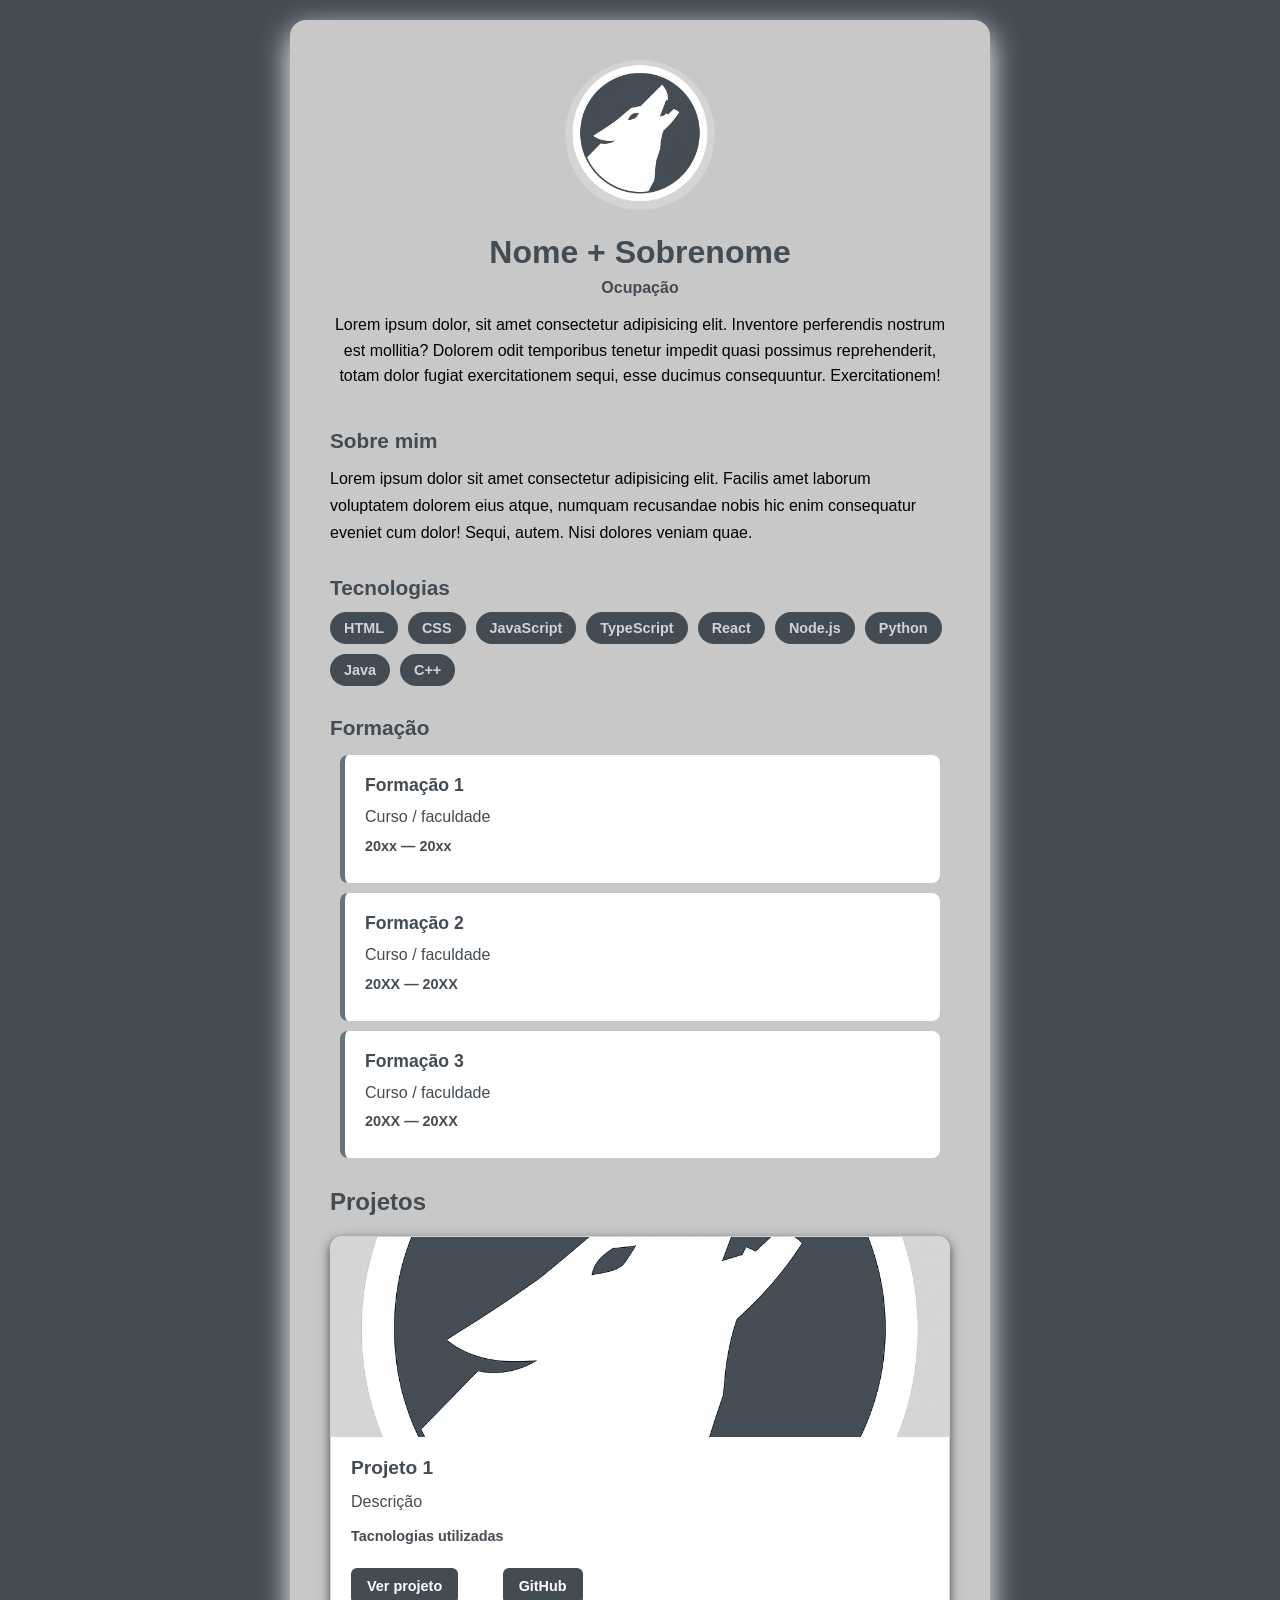
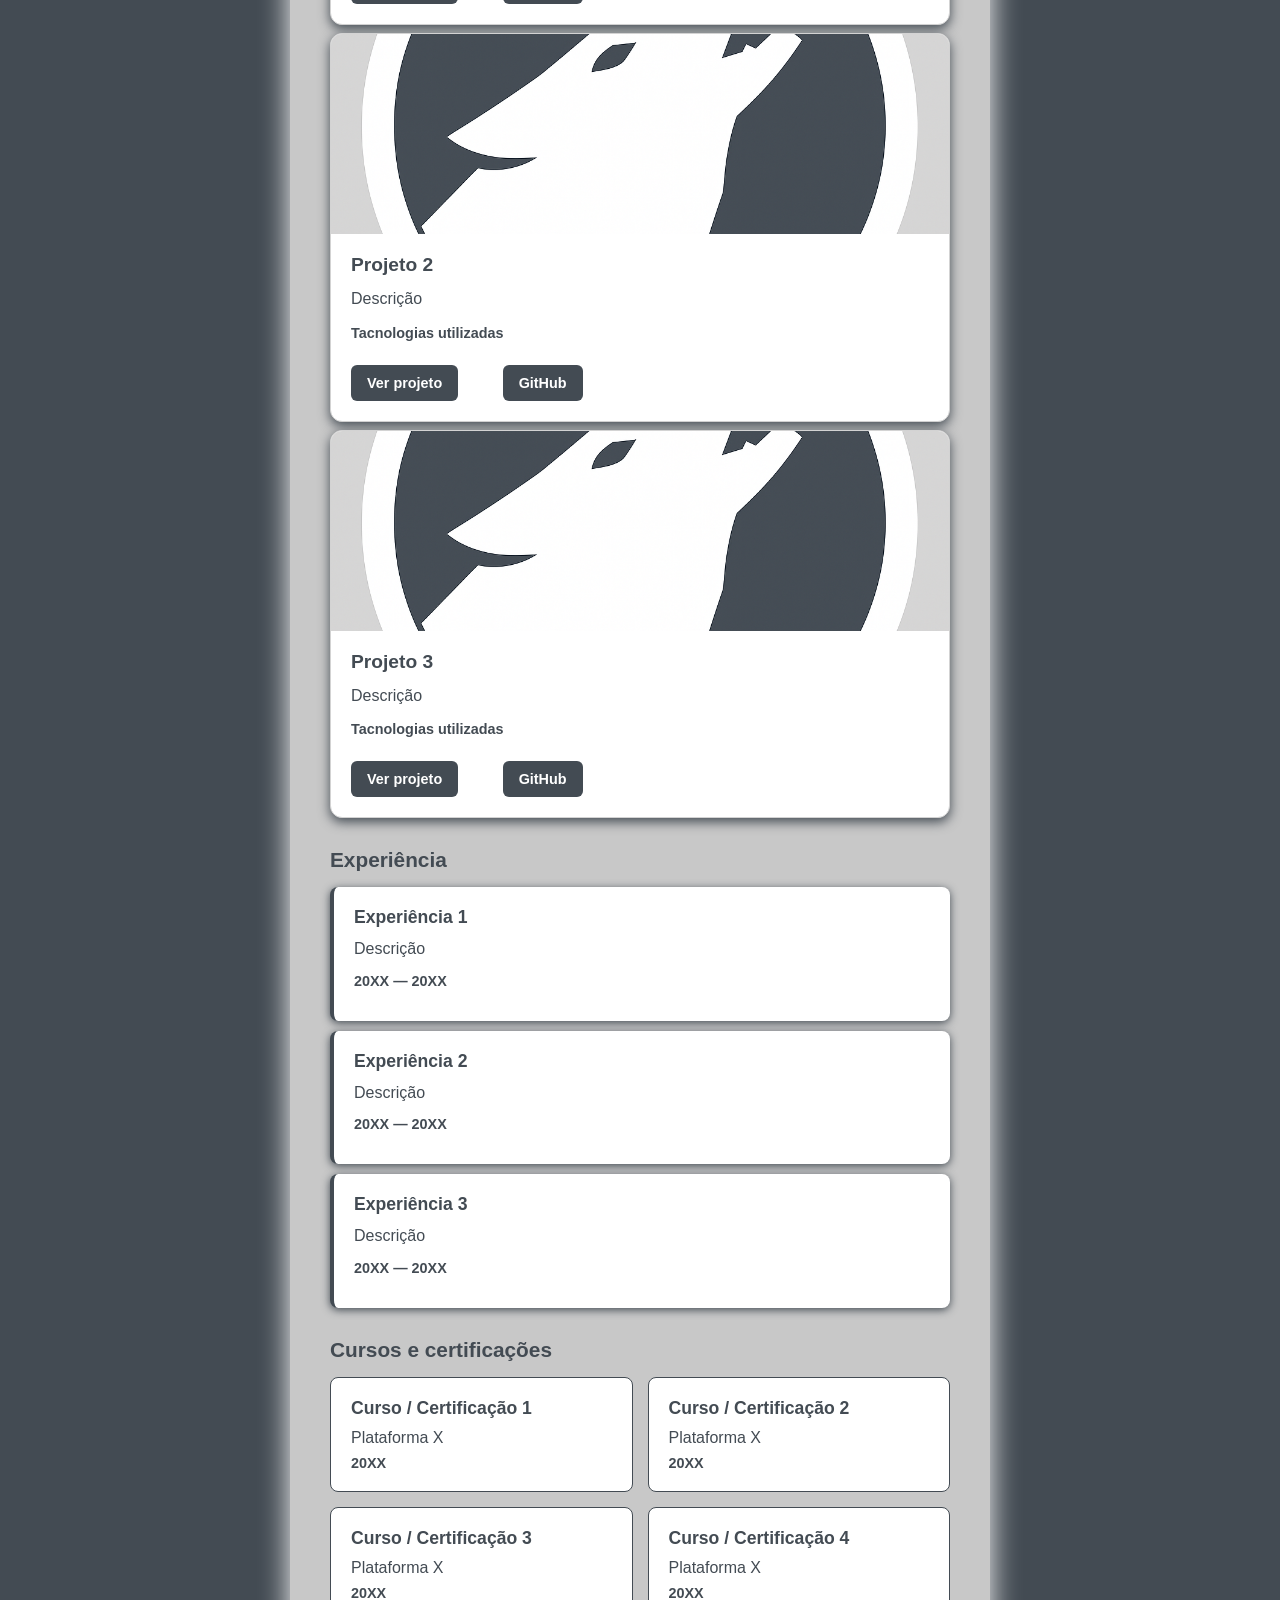
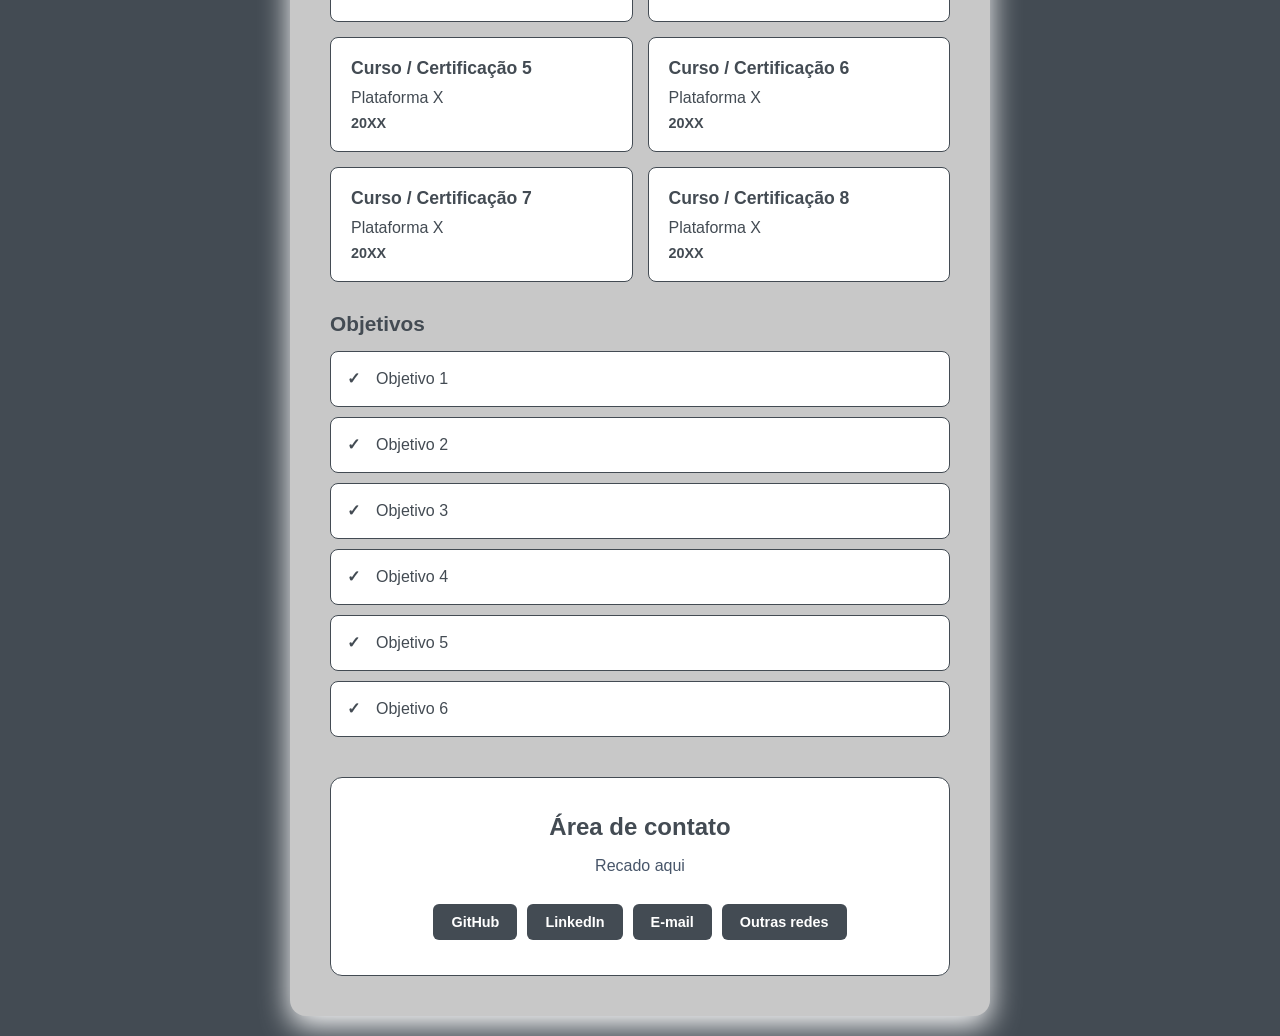
<file: html-css/projetos/perfil-pessoal/index.html>
<!DOCTYPE html>
<html lang="pt-BR">
<head>
    <meta charset="UTF-8">

    <!-- Faz a página se adaptar a celulares e tablets -->
    <meta name="viewport" content="width=device-width, initial-scale=1.0">

    <title>Meu Perfil</title>

    <!-- Conecta o arquivo CSS ao HTML -->
    <link rel="stylesheet" href="style.css">
</head>

<body>
    <main class="perfil">

        <!-- Cabeçalho do perfil -->
        <header class="cabecalho">
            <img class="foto" src="img/logo_bamc.png" alt="Foto de perfil">
            <h1>Nome + Sobrenome</h1>
            <p class="cargo">Ocupação</p>
            <p class="descricao">Lorem ipsum dolor, sit amet consectetur adipisicing elit. Inventore perferendis nostrum est mollitia? Dolorem odit temporibus tenetur impedit quasi possimus reprehenderit, totam dolor fugiat exercitationem sequi, esse ducimus consequuntur. Exercitationem!</p>
        </header>

        <!-- Seção sobre mim -->
        <section class="perfil-section">
            <h2>Sobre mim</h2>
            <p>Lorem ipsum dolor sit amet consectetur adipisicing elit. Facilis amet laborum voluptatem dolorem eius atque, numquam recusandae nobis hic enim consequatur eveniet cum dolor! Sequi, autem. Nisi dolores veniam quae.</p>
        </section>
        
        <!-- Tecnologias -->
        <section class="perfil-section">
            <h2>Tecnologias</h2>
            <ul class="tecnologias">
                <li>HTML</li>
                <li>CSS</li>
                <li>JavaScript</li>
                <li>TypeScript</li>
                <li>React</li>
                <li>Node.js</li>
                <li>Python</li>
                <li>Java</li>
                <li>C++</li>
            </ul>
        </section>

        <!-- Formação -->
        <section class="formacao">
            <h2>Formação</h2>
            <article class="formacao-item">
                <h3>Formação 1</h3>
                <p>Curso / faculdade </p>
                <p class="formacao-periodo">20xx — 20xx</p>
            </article>
            
            <article class="formacao-item">
                <h3>Formação 2</h3>
                <p>Curso / faculdade </p>
                <p class="formacao-periodo">20XX — 20XX</p>
            </article>

            <article class="formacao-item">
                <h3>Formação 3</h3>
                <p>Curso / faculdade </p>
                <p class="formacao-periodo">20XX — 20XX</p>
            </article>
        </section>

        <!-- Projetos -->
        <section class="projetos">
            <h2>Projetos</h2>
            <article class="projeto">
                <img src="img/logo_bamc.png" alt="">
                <h3>Projeto 1</h3>
                <p>Descrição</p>
                <p>Tacnologias utilizadas</p>
                <a href="#">Ver projeto</a>
                <a href="#">GitHub</a>
            </article>

            <article class="projeto">
                <img src="img/logo_bamc.png" alt="">
                <h3>Projeto 2</h3>
                <p>Descrição</p>
                <p>Tacnologias utilizadas</p>
                <a href="#">Ver projeto</a>
                <a href="#">GitHub</a>
            </article>

            <article class="projeto">
                <img src="img/logo_bamc.png" alt="">
                <h3>Projeto 3</h3>
                <p>Descrição</p>
                <p>Tacnologias utilizadas</p>
                <a href="#">Ver projeto</a>
                <a href="#">GitHub</a>
            </article>
        </section>

        <!-- Experiência -->
        <section class="experiencia">
            <h2>Experiência</h2>
            <article class="experiencia-item">
                <h3>Experiência 1</h3>
                <p>Descrição</p>
                <p class="experiencia-periodo">20XX — 20XX</p>
            </article>

            <article class="experiencia-item">
                <h3>Experiência 2</h3>
                <p>Descrição</p>
                <p class="experiencia-periodo">20XX — 20XX</p>
            </article>

            <article class="experiencia-item">
                <h3>Experiência 3</h3>
                <p>Descrição</p>
                <p class="experiencia-periodo">20XX — 20XX</p>
            </article>
        </section>

        <!-- Cursos e certificações -->
        <section class="cursos">
            <h2>Cursos e certificações</h2>
            <div class="cursos-lista">

                <article class="curso">
                    <h3>Curso / Certificação 1</h3>
                    <p class="curso-plataforma">Plataforma X</p>
                    <p class="curso__ano">20XX</p>
                </article>

                <article class="curso">
                    <h3>Curso / Certificação 2</h3>
                    <p class="curso-plataforma">Plataforma X</p>
                    <p class="curso__ano">20XX</p>
                </article>


                <article class="curso">
                    <h3>Curso / Certificação 3</h3>
                    <p class="curso-plataforma">Plataforma X</p>
                    <p class="curso__ano">20XX</p>
                </article>

                <article class="curso">
                    <h3>Curso / Certificação 4</h3>
                    <p class="curso-plataforma">Plataforma X</p>
                    <p class="curso__ano">20XX</p>
                </article>

                <article class="curso">
                    <h3>Curso / Certificação 5</h3>
                    <p class="curso-plataforma">Plataforma X</p>
                    <p class="curso__ano">20XX</p>
                </article>

                <article class="curso">
                    <h3>Curso / Certificação 6</h3>
                    <p class="curso-plataforma">Plataforma X</p>
                    <p class="curso__ano">20XX</p>
                </article>

                <article class="curso">
                    <h3>Curso / Certificação 7</h3>
                    <p class="curso-plataforma">Plataforma X</p>
                    <p class="curso__ano">20XX</p>
                </article>

                <article class="curso">
                    <h3>Curso / Certificação 8</h3>
                    <p class="curso-plataforma">Plataforma X</p>
                    <p class="curso__ano">20XX</p>
                </article>
            </div>
        </section>

        <!--Objetivos-->
        <section class="objetivos">
            <h2>Objetivos</h2>
            <ul class="objetivos-lista">
                <li>Objetivo 1</li>
                <li>Objetivo 2</li>
                <li>Objetivo 3</li>
                <li>Objetivo 4</li>
                <li>Objetivo 5</li>
                <li>Objetivo 6</li>
            </ul>
        </section>

        <!--Contatos-->
        <section class="contato">
            <h2>Área de contato</h2>
            <p class="contato-descricao">Recado aqui</p>
            <nav class="contato-links" aria-label="Redes sociais e contato">
                <a href="#" target="_blank" rel="noopener noreferrer">GitHub</a>

                <a href="#" target="_blank" rel="noopener noreferrer">LinkedIn</a>

                <a href="mailto:seuemail@email.com">E-mail</a>

                <a href="#" target="_blank" rel="noopener noreferrer">Outras redes</a>
            </nav>
        </section>
    </main>

</body>
</html>
</file>
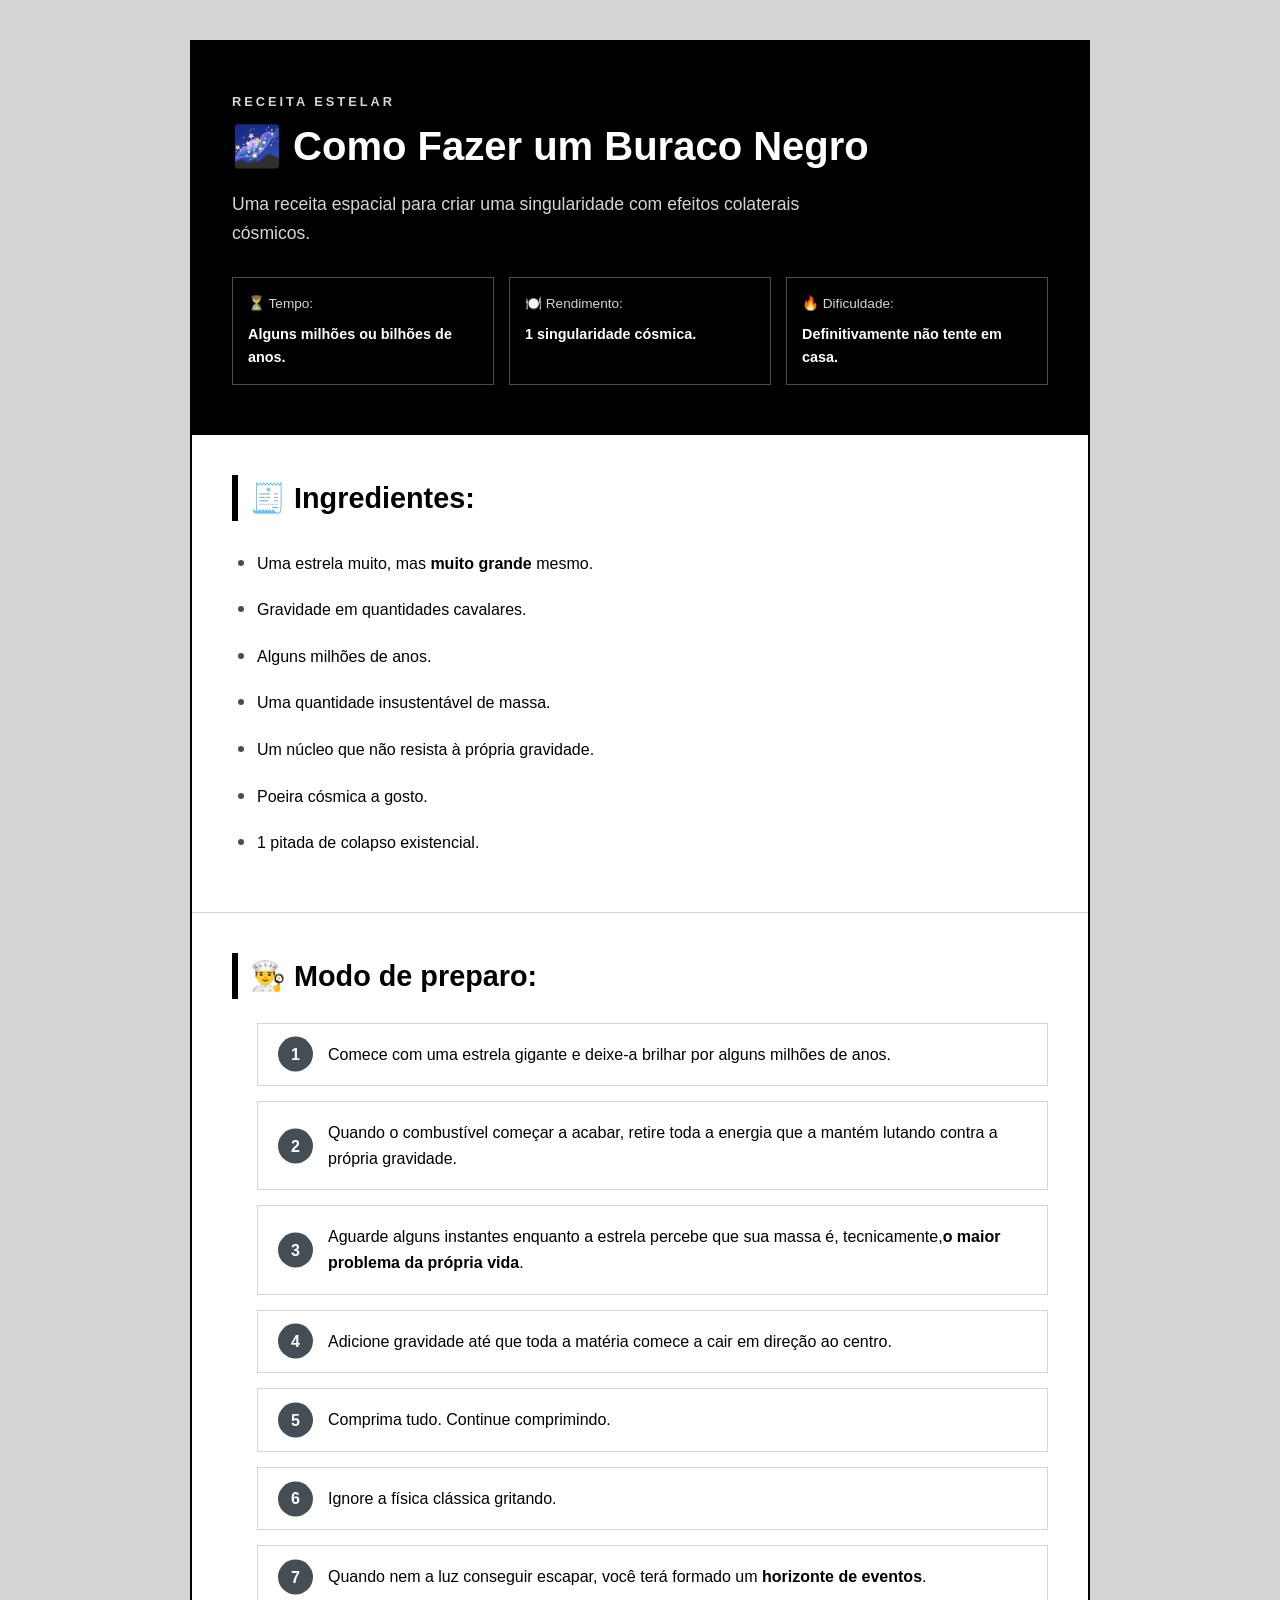
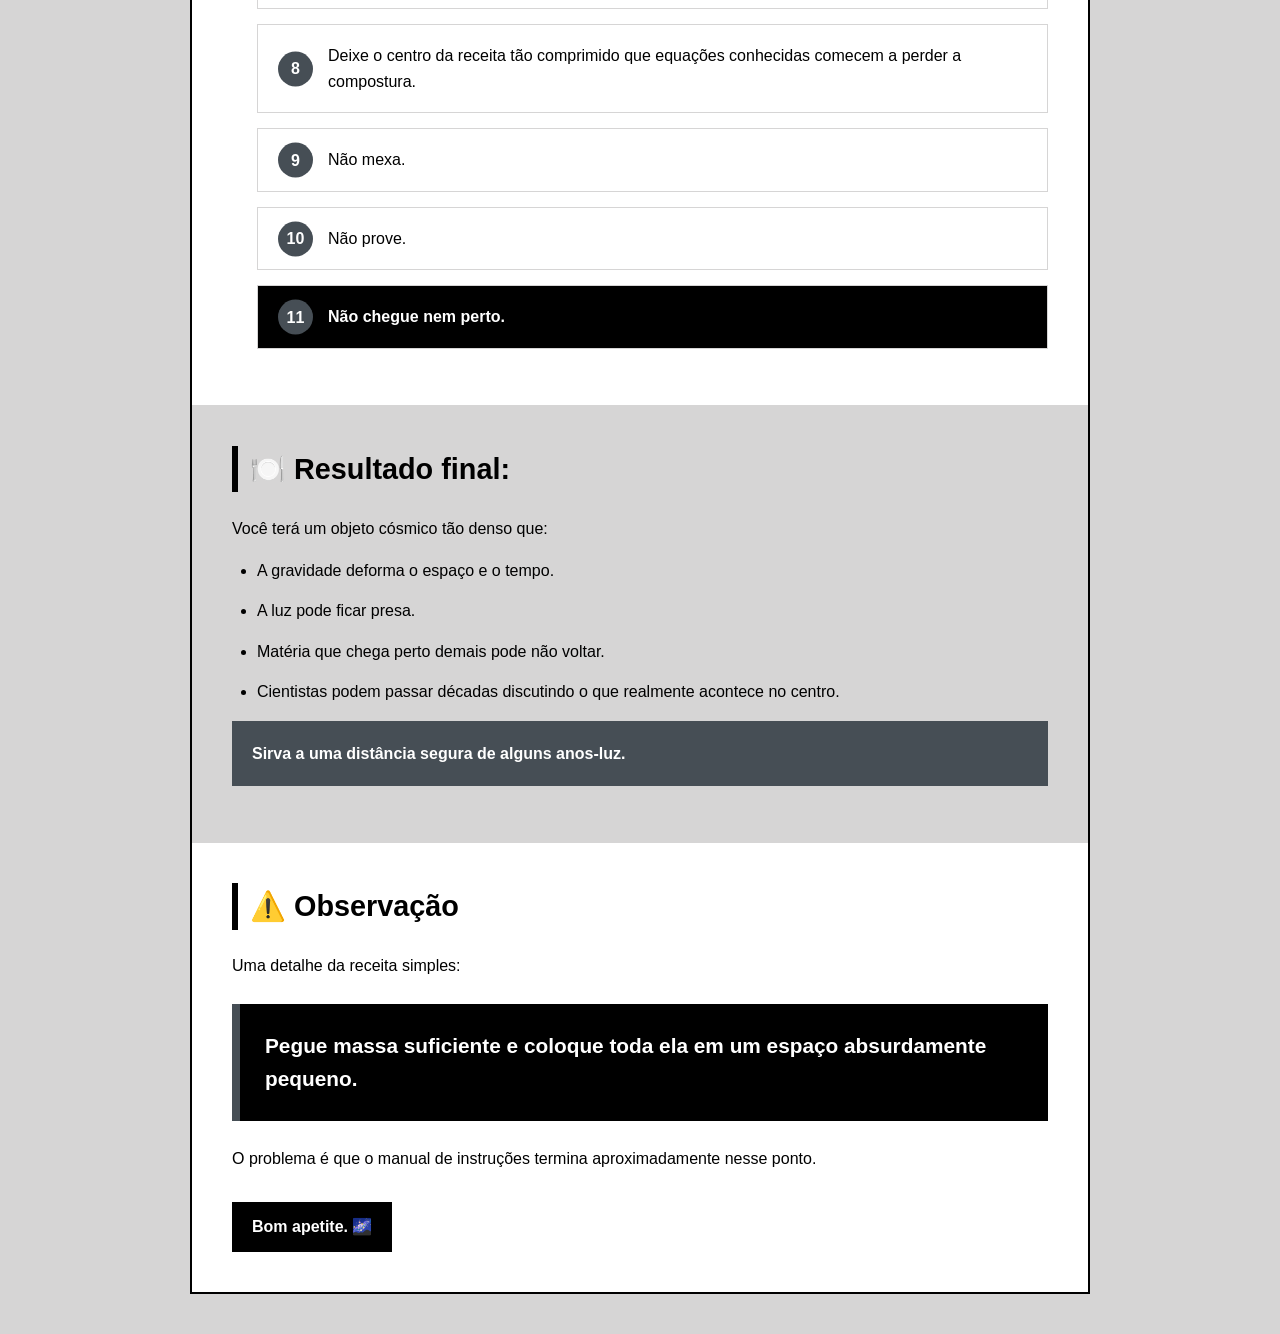
<file: html-css/projetos/receita/index.html>
<!DOCTYPE html>
<html lang="pt-BR">
<head>
    <meta charset="UTF-8">
    <meta name="viewport" content="width=device-width, initial-scale=1.0">
    <title>Receita: Como Fazer um Buraco Negro</title>
    <link rel="stylesheet" href="style.css">
</head>
<body>
    <main class="caixa">
        <header class="header">
            <p class="categoria">RECEITA ESTELAR</p>
            <h1>🌌 Como Fazer um Buraco Negro</h1>
            <p class="legenda">Uma receita espacial para criar uma singularidade com efeitos colaterais cósmicos.</p>

            <div class="receita">
                <div class="receita-item">
                    <span>⏳ Tempo:</span>
                    <strong>Alguns milhões ou bilhões de anos.</strong>
                </div>

                <div class="receita-item">
                    <span>🍽️ Rendimento:</span>
                    <strong>1 singularidade cósmica.</strong>
                </div>

                <div class="receita-item">
                    <span>🔥 Dificuldade:</span>
                    <strong>Definitivamente não tente em casa.</strong>
                </div>
            </div>
        </header>

        <!-- Ingredientes -->
        <section class="section">
            <h2>🧾 Ingredientes:</h2>

            <ul class="ingredientes-lista">
                <li>Uma estrela muito, mas <strong>muito grande</strong> mesmo.</li>
                <li>Gravidade em quantidades cavalares.</li>
                <li>Alguns milhões de anos.</li>
                <li>Uma quantidade insustentável de massa.</li>
                <li>Um núcleo que não resista à própria gravidade.</li>
                <li>Poeira cósmica a gosto.</li>
                <li>1 pitada de colapso existencial.</li>
            </ul>
        </section>

        <!-- Modo de preparo -->
        <section class="section">
            <h2>👨‍🍳 Modo de preparo:</h2>
            <ol class="passos">
                <li>Comece com uma estrela gigante e deixe-a brilhar por alguns milhões de anos.</li>
                <li>Quando o combustível começar a acabar, retire toda a energia que a mantém lutando contra a própria gravidade.</li>
                <li>Aguarde alguns instantes enquanto a estrela percebe que sua massa é, tecnicamente,<strong>o maior problema da própria vida</strong>.</li>
                <li>Adicione gravidade até que toda a matéria comece a cair em direção ao centro.</li>
                <li>Comprima tudo. Continue comprimindo.</li>
                <li>Ignore a física clássica gritando.</li>
                <li>Quando nem a luz conseguir escapar, você terá formado um <strong>horizonte de eventos</strong>.</li>
                <li>Deixe o centro da receita tão comprimido que  equações conhecidas comecem a perder a compostura.</li>
                <li>Não mexa.</li>
                <li>Não prove.</li>
                <li class="atencao">Não chegue nem perto.</li>
            </ol>
        </section>

        <!-- Resultado -->
        <section class="section resultado-section">
            <h2>🍽️ Resultado final:</h2>
            <p>Você terá um objeto cósmico tão denso que:</p>

            <ul>
                <li>A gravidade deforma o espaço e o tempo.</li>
                <li>A luz pode ficar presa.</li>
                <li>Matéria que chega perto demais pode não voltar.</li>
                <li>Cientistas podem passar décadas discutindo o que realmente acontece no centro.</li>
            </ul>

            <p class="destaque">Sirva a uma distância segura de alguns anos-luz.</p>
        </section>

        <!-- Observação -->
        <aside class="nota">
            <h2>⚠️ Observação</h2>

            <p>Uma detalhe da receita simples:</p>

            <blockquote> Pegue massa suficiente e coloque toda ela em um espaço absurdamente pequeno.
            </blockquote>

            <p> O problema é que o manual de instruções termina aproximadamente nesse ponto.
            </p>

            <strong>Bom apetite. 🌌</strong>
        </aside>
    </main>
</body>
</html>
</file>
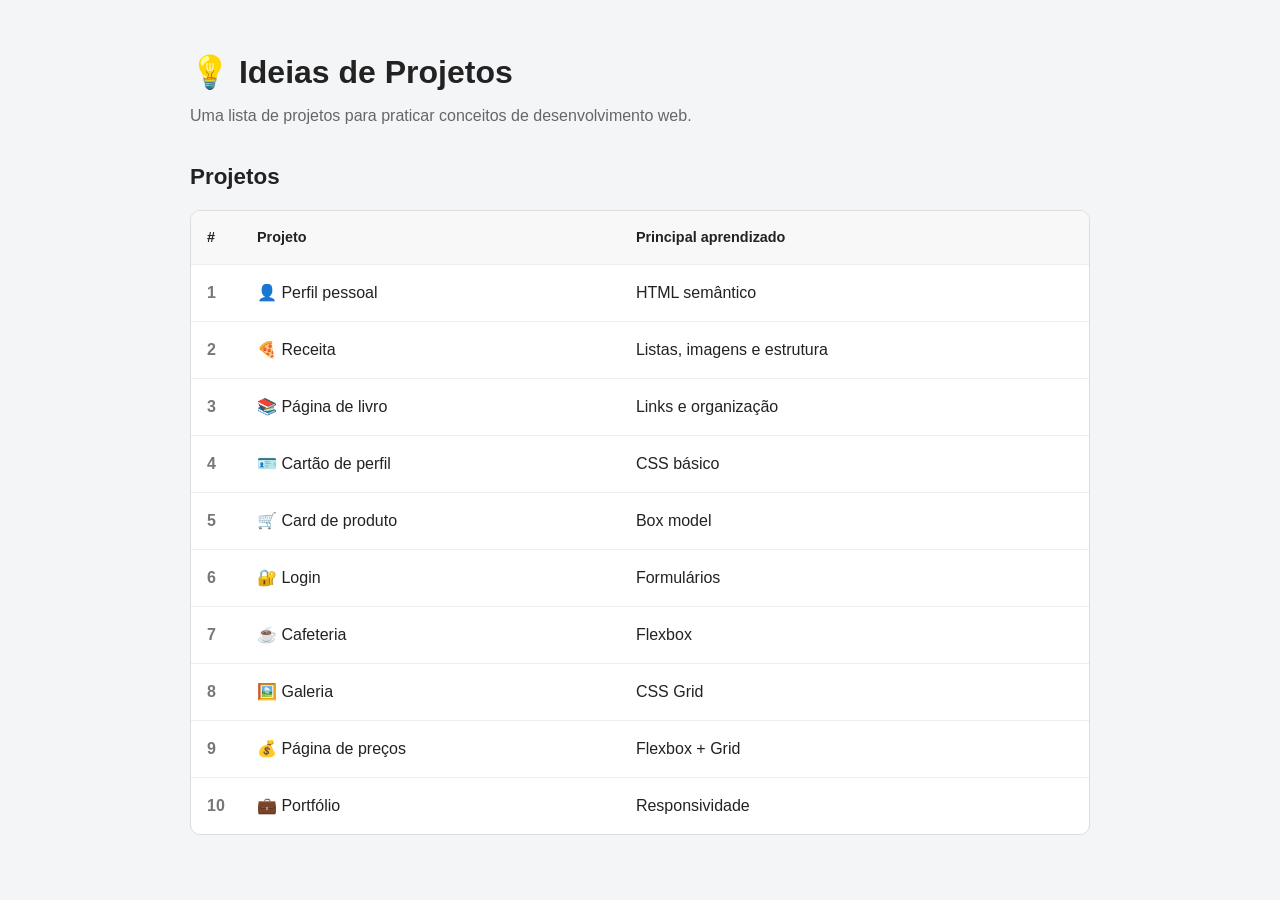
<file: html-css/projetos/lista-projetos.html>
<!DOCTYPE html>
<html lang="pt-BR">
<head>
    <meta charset="UTF-8">
    <meta name="viewport" content="width=device-width, initial-scale=1.0">

    <title>Ideias de Projetos</title>

    <link rel="stylesheet" href="style.css">
</head>

<body>

    <main class="container">

        <header class="header">
            <h1>💡 Ideias de Projetos</h1>

            <p>
                Uma lista de projetos para praticar conceitos de
                desenvolvimento web.
            </p>
        </header>

        <section class="projects" aria-labelledby="projects-title">

            <h2 id="projects-title">Projetos</h2>

            <div class="table-wrapper">
                <table>

                    <thead>
                        <tr>
                            <th>#</th>
                            <th>Projeto</th>
                            <th>Principal aprendizado</th>
                        </tr>
                    </thead>

                    <tbody>

                        <tr>
                            <td>1</td>
                            <td>👤 Perfil pessoal</td>
                            <td>HTML semântico</td>
                        </tr>

                        <tr>
                            <td>2</td>
                            <td>🍕 Receita</td>
                            <td>Listas, imagens e estrutura</td>
                        </tr>

                        <tr>
                            <td>3</td>
                            <td>📚 Página de livro</td>
                            <td>Links e organização</td>
                        </tr>

                        <tr>
                            <td>4</td>
                            <td>🪪 Cartão de perfil</td>
                            <td>CSS básico</td>
                        </tr>

                        <tr>
                            <td>5</td>
                            <td>🛒 Card de produto</td>
                            <td>Box model</td>
                        </tr>

                        <tr>
                            <td>6</td>
                            <td>🔐 Login</td>
                            <td>Formulários</td>
                        </tr>

                        <tr>
                            <td>7</td>
                            <td>☕ Cafeteria</td>
                            <td>Flexbox</td>
                        </tr>

                        <tr>
                            <td>8</td>
                            <td>🖼️ Galeria</td>
                            <td>CSS Grid</td>
                        </tr>

                        <tr>
                            <td>9</td>
                            <td>💰 Página de preços</td>
                            <td>Flexbox + Grid</td>
                        </tr>

                        <tr>
                            <td>10</td>
                            <td>💼 Portfólio</td>
                            <td>Responsividade</td>
                        </tr>

                    </tbody>

                </table>
            </div>

        </section>

    </main>

</body>
</html>
</file>
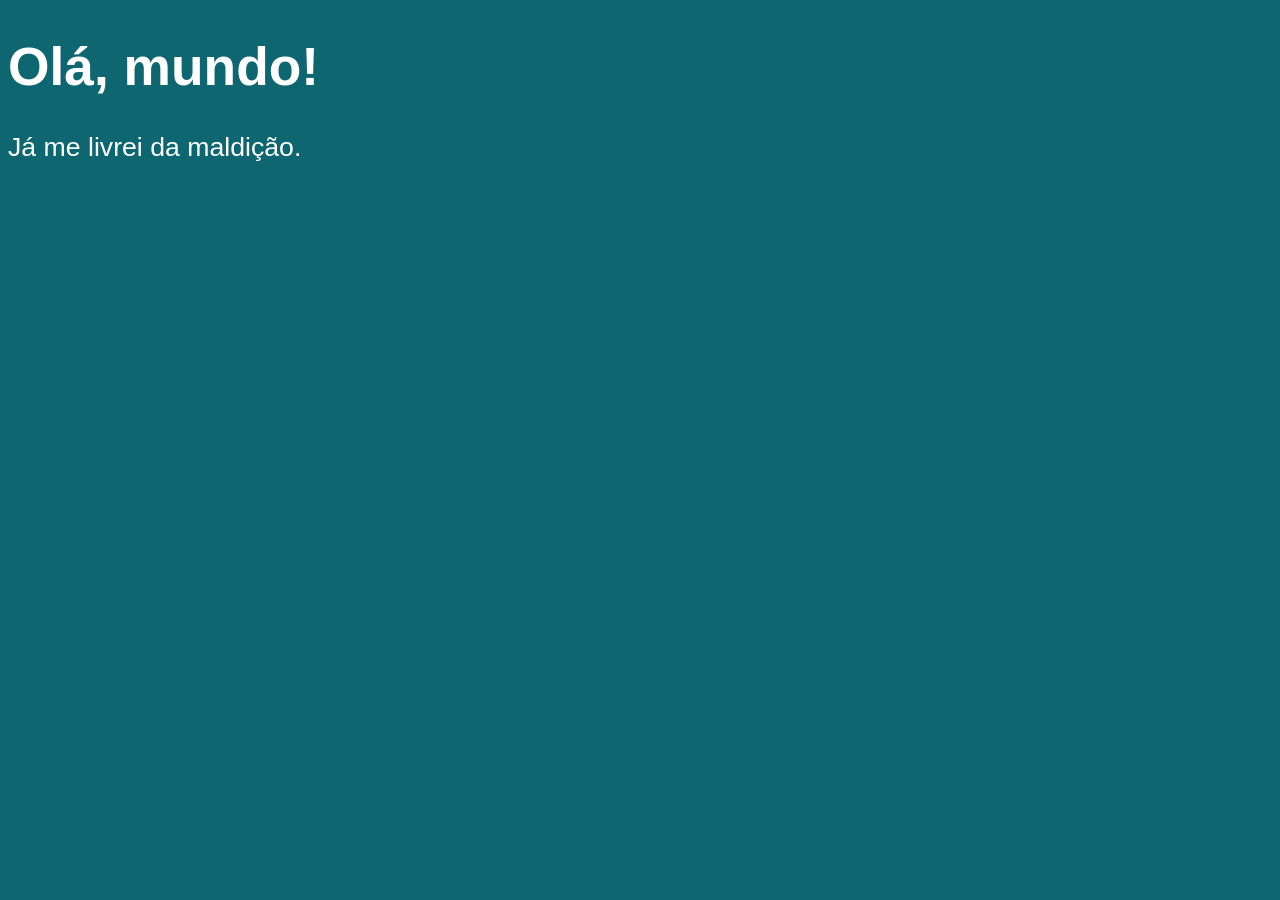
<file: javascript/exercicios/ex001.html>
<!DOCTYPE html>
<html lang="PT-br">
<head>
    <meta charset="UTF-8">
    <meta name="viewport" content="width=device-width, initial-scale=1.0">
    <title>Document 1</title>
    <style>
        body{
            background-color: rgb(14, 102, 112);
            color: white;
            font: normal 20pt arial;
        }
    </style>
</head>
<body>
    <h1>Olá, mundo!</h1>
    <p>Já me livrei da maldição.</p>

    <script>
        window.alert('Minha primeira mensagem.');
        // Alerta na tela.

        window.confirm('Está gostando da aula?');
        // Confirmar ou canecelar.

        window.prompt('Qual é seu nome?');
        // Digitar.

        
        // comentário de uma linha

        /* Comentário
        de 2+ 
        linhas */

        /* Regras dos identificadores em JavaScript

        Identificadores são nomes usados para identificar variáveis, funções, objetos e outros elementos do código.

        Exemplo:
        const nome = "Bruce";
        Nesse caso, nome é o identificador.

        Regras:
        - Podem conter letras, números, _ e $.
        - Não podem começar com números.
        - Não podem conter espaços ou caracteres especiais, como -, @ ou !.
        - Não podem ser palavras reservadas da linguagem, como let, const, if e class.
        - São sensíveis a maiúsculas e minúsculas 

        (case-sensitive).
        Exemplos
        const nome = "Bruce";       // Válido
        const idade25 = 25;         // Válido
        const _contador = 0;        // Válido
        const $preco = 100;         // Válido

        const 25idade = 25;         // Inválido: começa com número
        const meu nome = "Bruce";   // Inválido: contém espaço
        const meu-nome = "Bruce";   // Inválido: contém hífen
        const let = 10;             // Inválido: palavra reservada
        Case-sensitive
        const nome = "Bruce";
        const Nome = "Carlos";

        console.log(nome); // Bruce
        console.log(Nome); // Carlos

        nome e Nome são identificadores diferentes.

        Boas práticas de nomenclatura
        Use nomes claros e descritivos.
        Prefira camelCase para variáveis e funções.
        Evite nomes muito curtos, exceto em casos simples, como i em loops.
        Não use palavras reservadas.
        Evite acentos e caracteres especiais para manter o código mais consistente.
        const nomeCompleto = "Bruce Silva";
        const idadeUsuario = 25;
        const estaLogado = true;
        */

        /*
        Resumo para memorizar tipos primitivos
        const
        const nome = "Bruce"
        Variável que não será reatribuída
        
        let
        let idade = 25
        Variável que pode mudar
        
        string
        "Olá"
        Texto
        
        number
        25
        Número
        
        boolean
        true
        Verdadeiro ou falso
        
        undefined
        let x;
        Valor não definido
        
        null
        let x = null
        Ausência intencional de valor
        
        object
        { nome: "Bruce" }
        Dados agrupados
        
        array["HTML", "CSS"]
        Lista de valores
        
        typeoftypeof 25
        Descobre o tipo
        */

        var nome = "Bruce"
        var idade 


    </script>
</body>
</html>
</file>
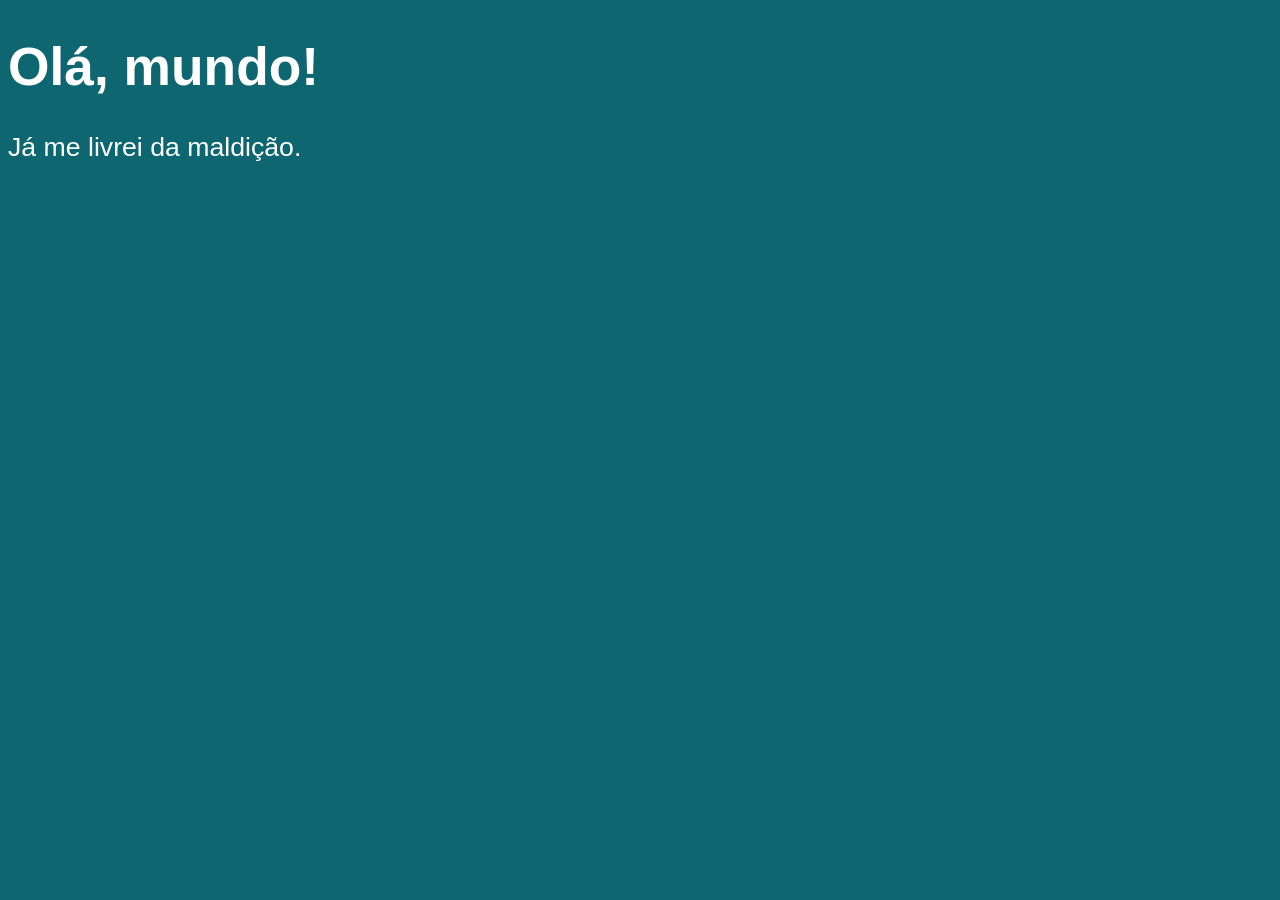
<file: javascript/exercicios/ex002.html>
<!DOCTYPE html>
<html lang="PT-br">
<head>
    <meta charset="UTF-8">
    <meta name="viewport" content="width=device-width, initial-scale=1.0">
    <title>Document 1</title>
    <style>
        /* Comentário em CSS */
        body{
            background-color: rgb(14, 102, 112);
            color: white;
            font: normal 20pt arial;
        }
    </style>
</head>
<body>
    <!-- Comentário em HTML -->
    <h1>Olá, mundo!</h1>
    <p>Já me livrei da maldição.</p>

    <script>
        // Comentário em JS
        var nome = window.prompt('Qual é seu nome?');
        
        window.alert('É um grande prazer te conhecer, ' + nome) // "+" está CONCATERNANDO.

    </script>
</body>
</html>
</file>
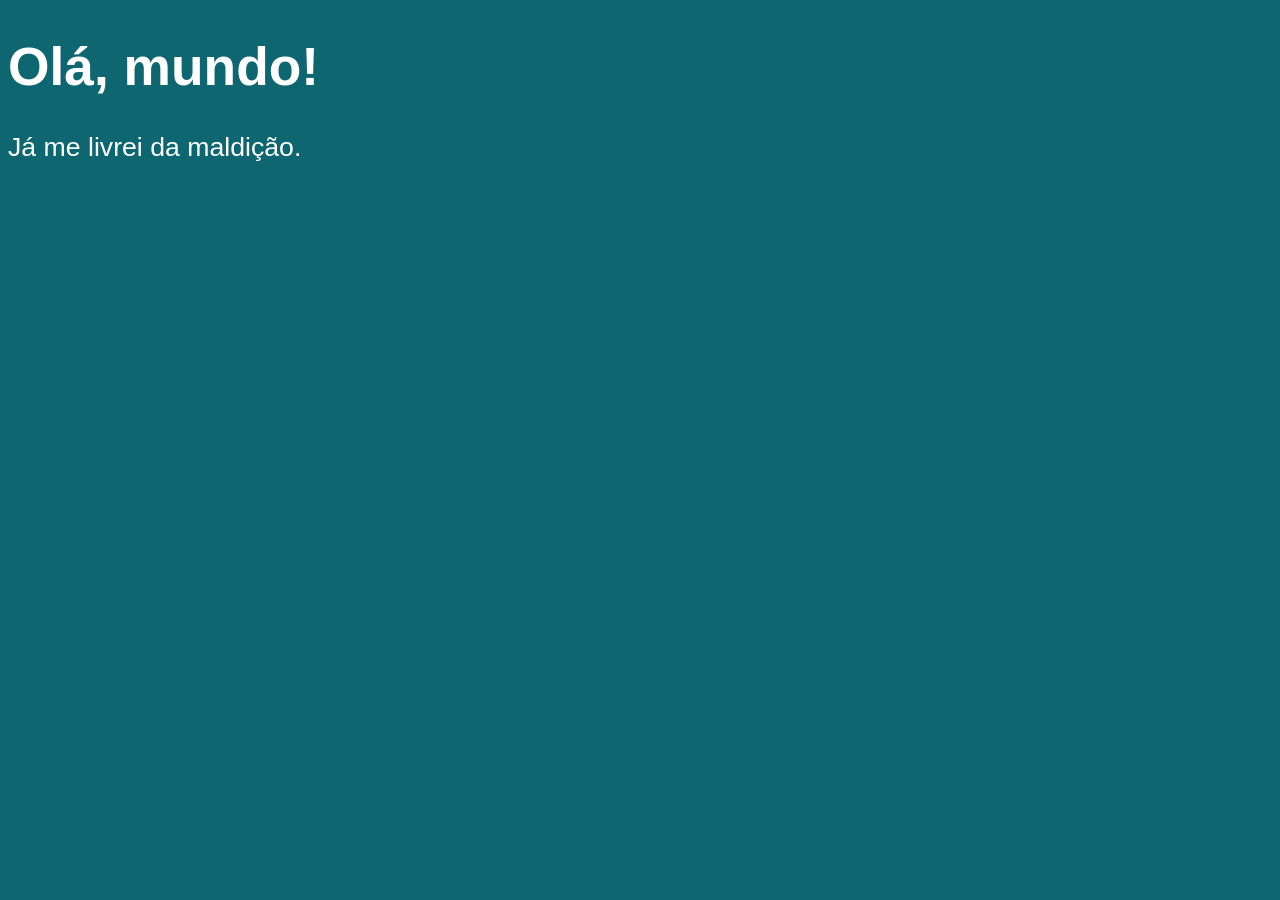
<file: javascript/exercicios/ex003.html>
<!DOCTYPE html>
<html lang="PT-br">
<head>
    <meta charset="UTF-8">
    <meta name="viewport" content="width=device-width, initial-scale=1.0">
    <title>Document 1</title>
    <style>
        /* Comentário em CSS */
        body{
            background-color: rgb(14, 102, 112);
            color: white;
            font: normal 20pt arial;
        }
    </style>
</head>
<body>
    <!-- Comentário em HTML -->
    <h1>Olá, mundo!</h1>
    <p>Já me livrei da maldição.</p>

    <script>
        var n1 = Number.parseInt(window.prompt("Digite um número inteiro."))
        //Number.parseInt() trata número inteiros.

        var n2 = Number.parseFloat(window.prompt("Digite um número real."))
        //Number.parsefloat trata números reais.

        var n3 = number(window.prompt("Digite qualquer outro número."))
        //number() 

        var soma = n1 + n2 +n3
        window.alert("A soma dos valores é " + soma)
        // number + number = adição.
        // string + string = concartenação.

    </script>
</body>
</html>
</file>
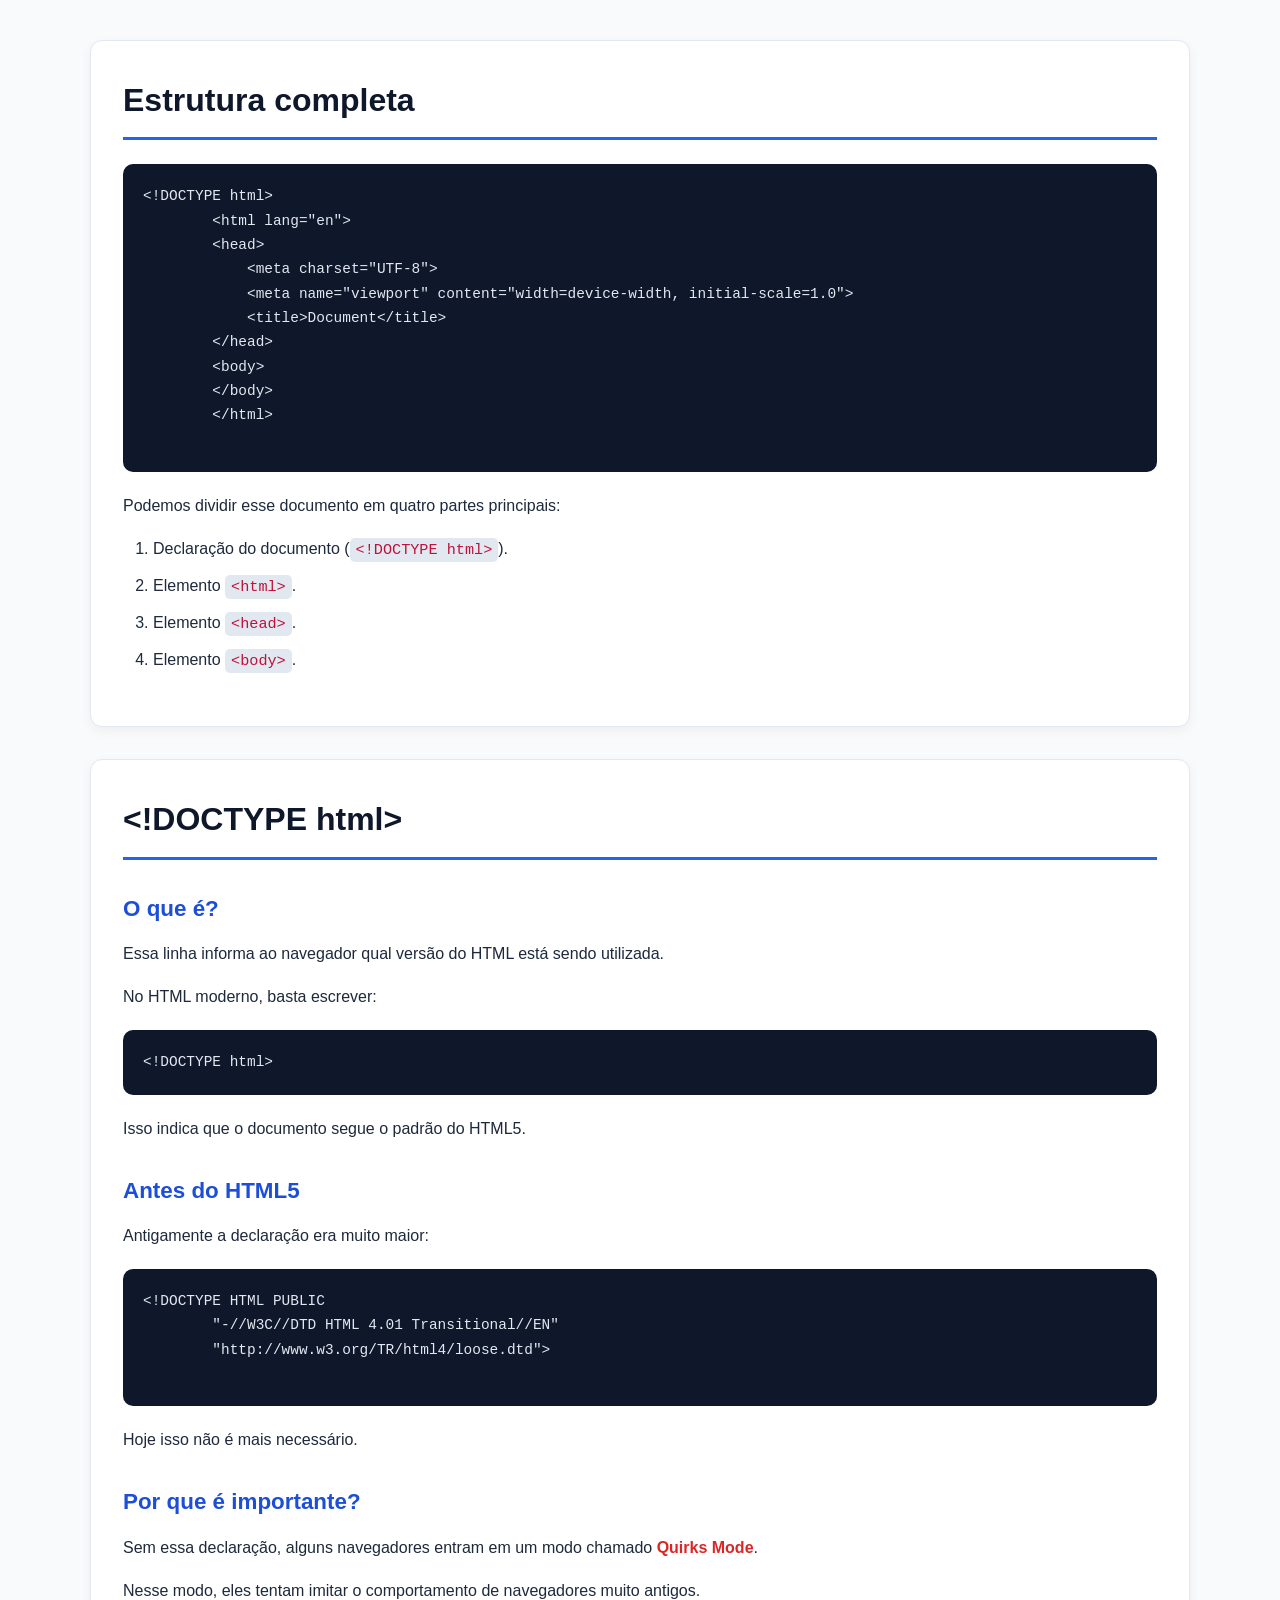
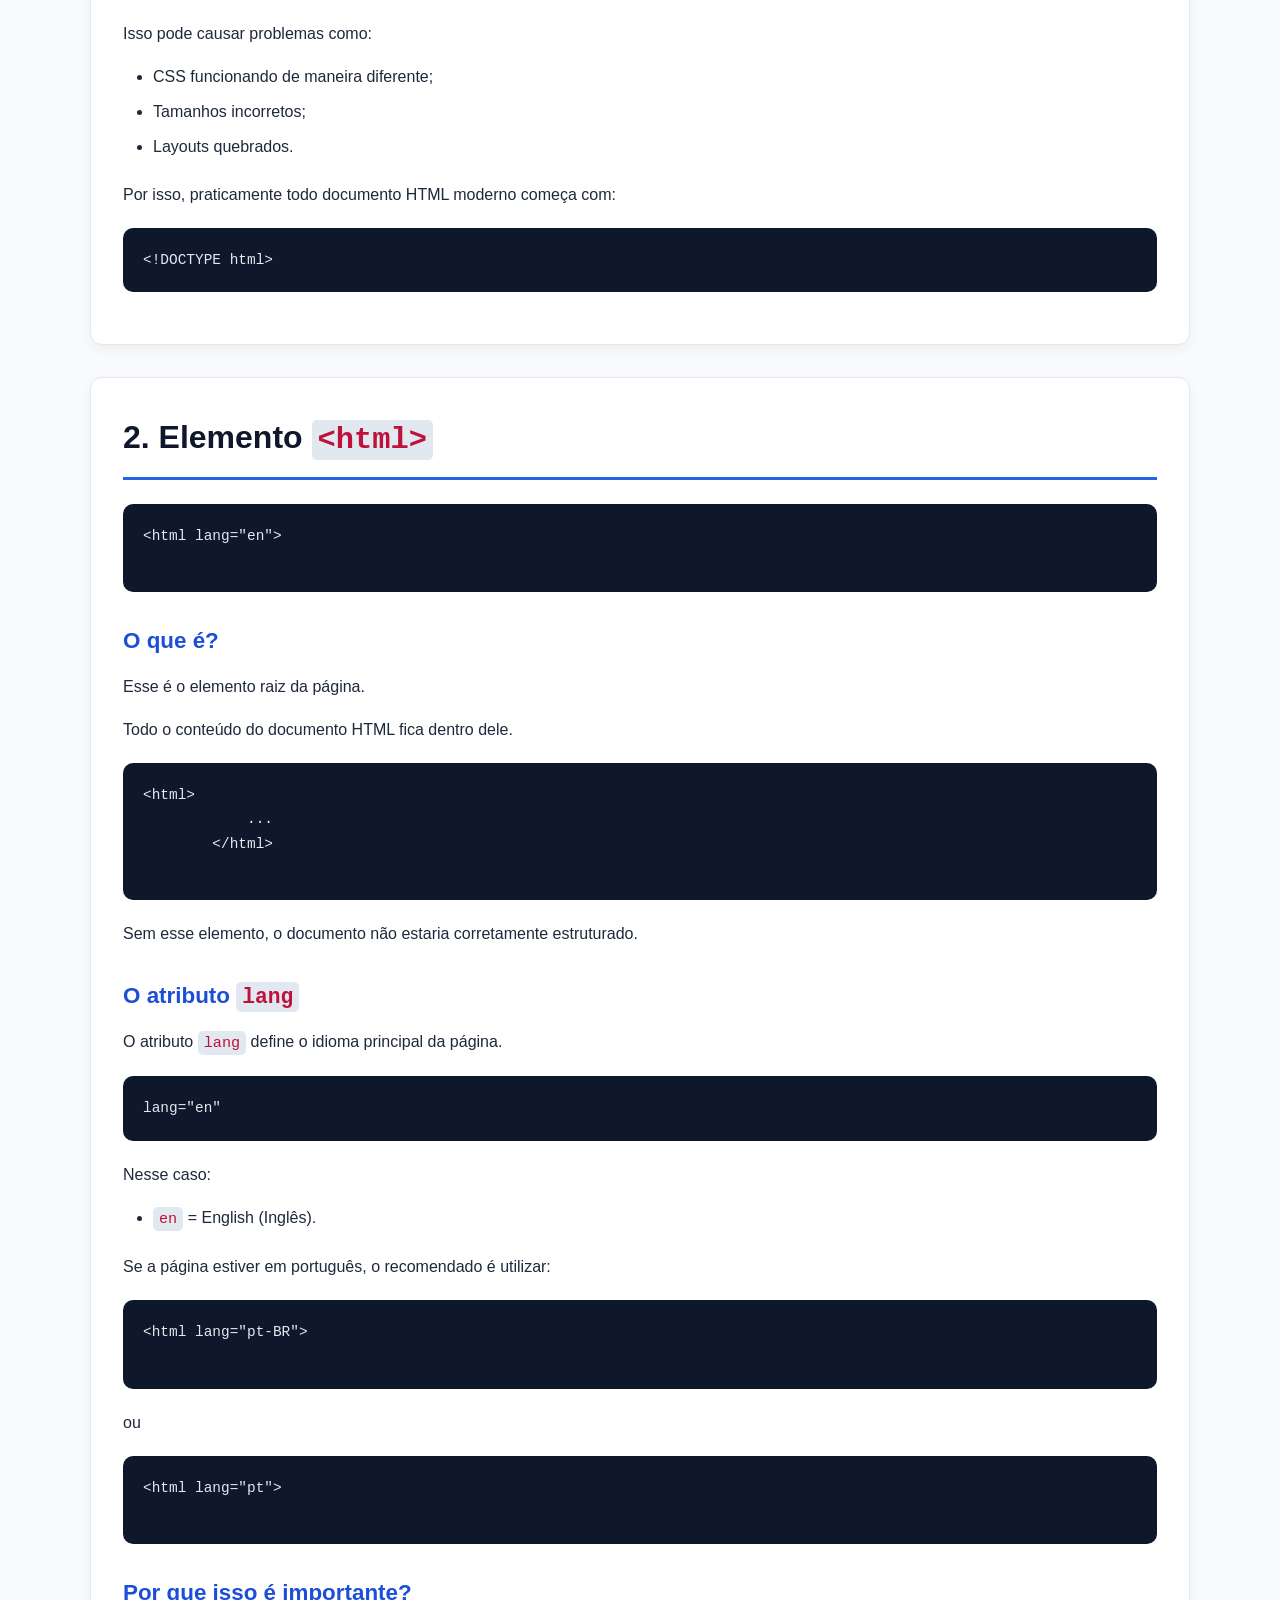
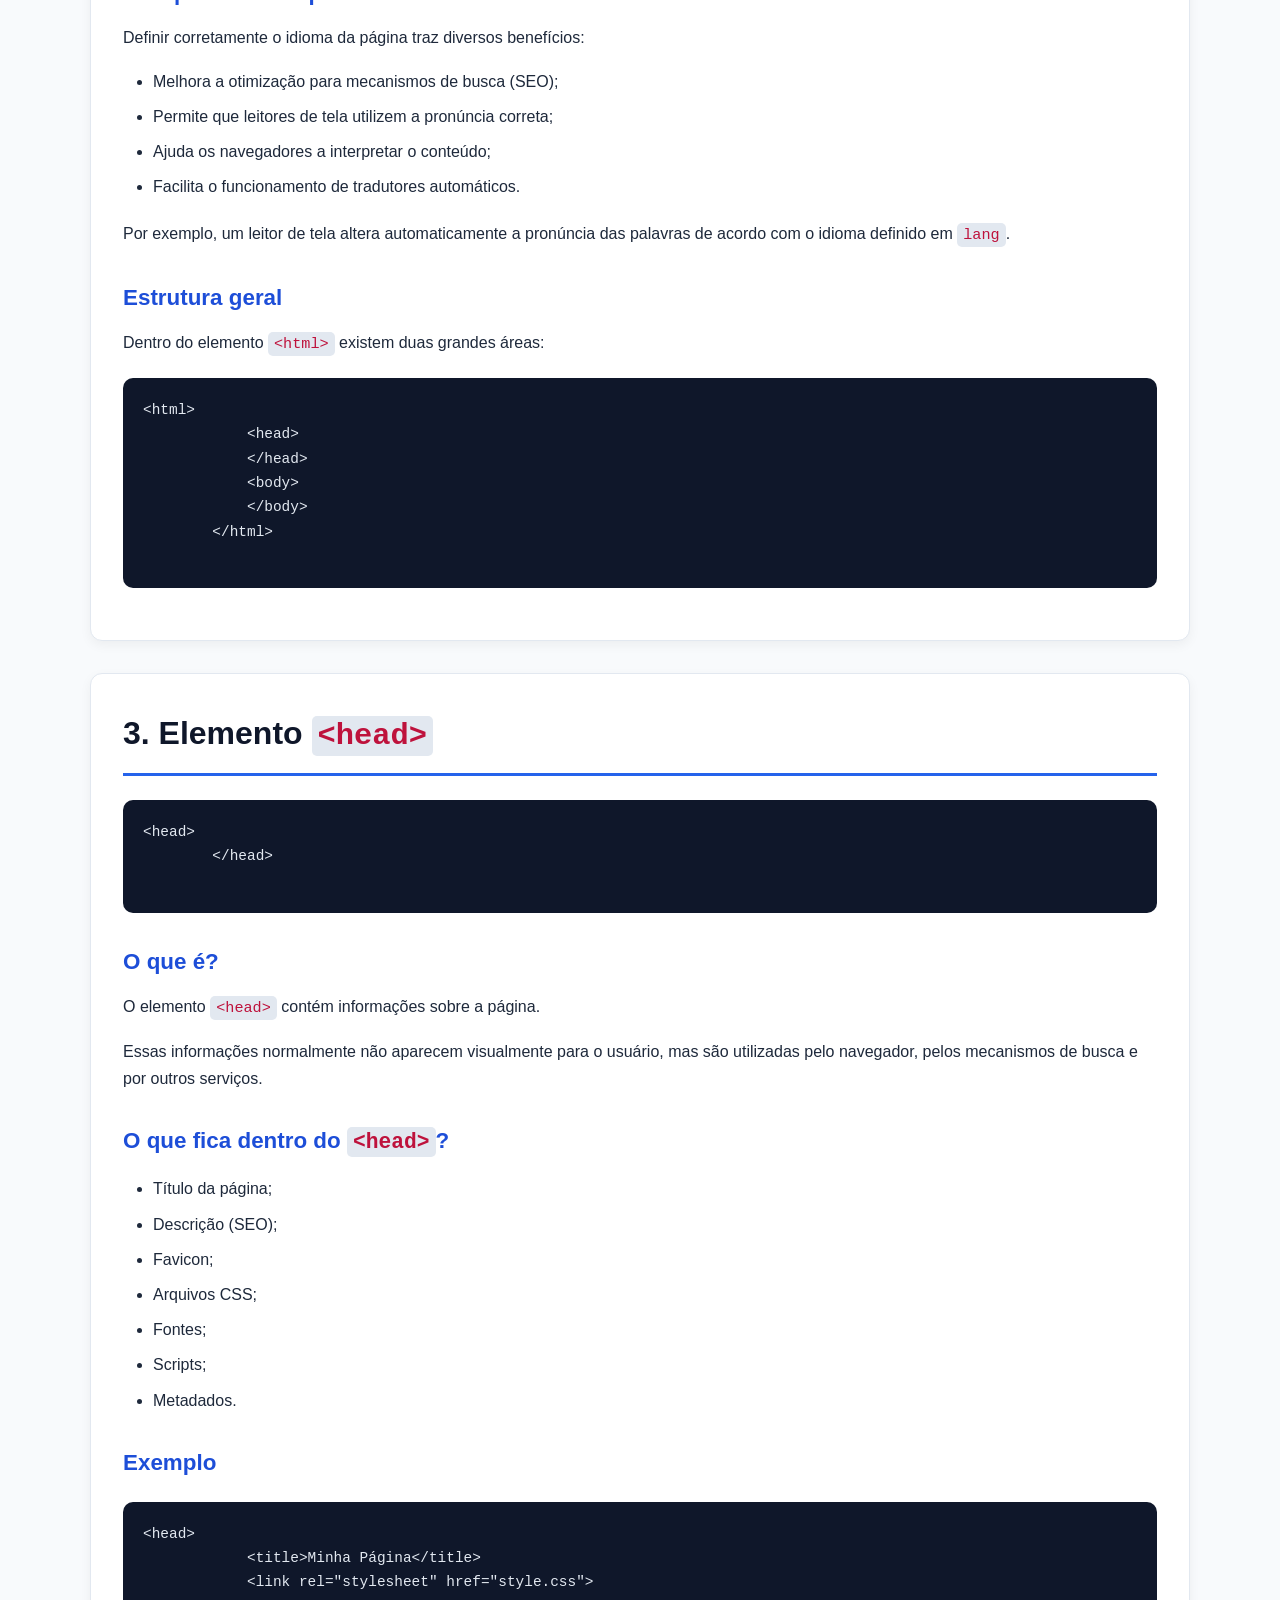
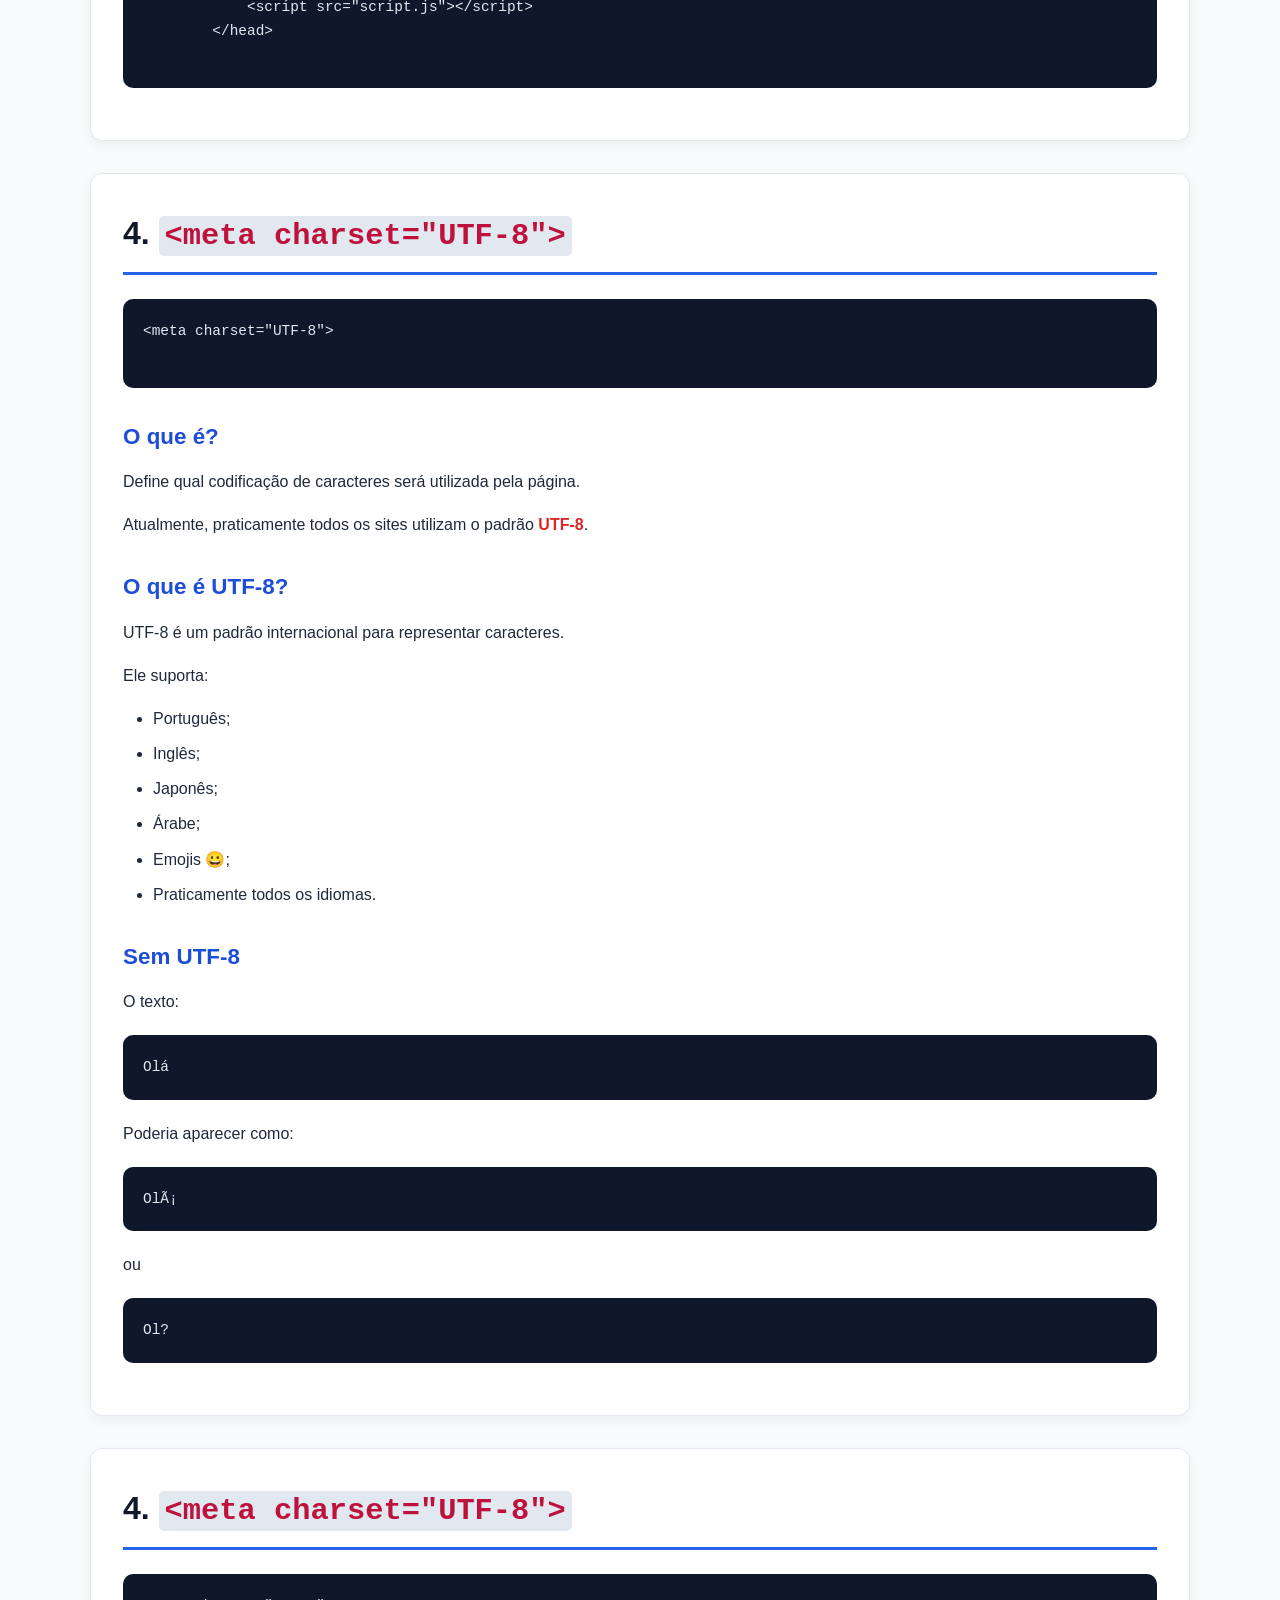
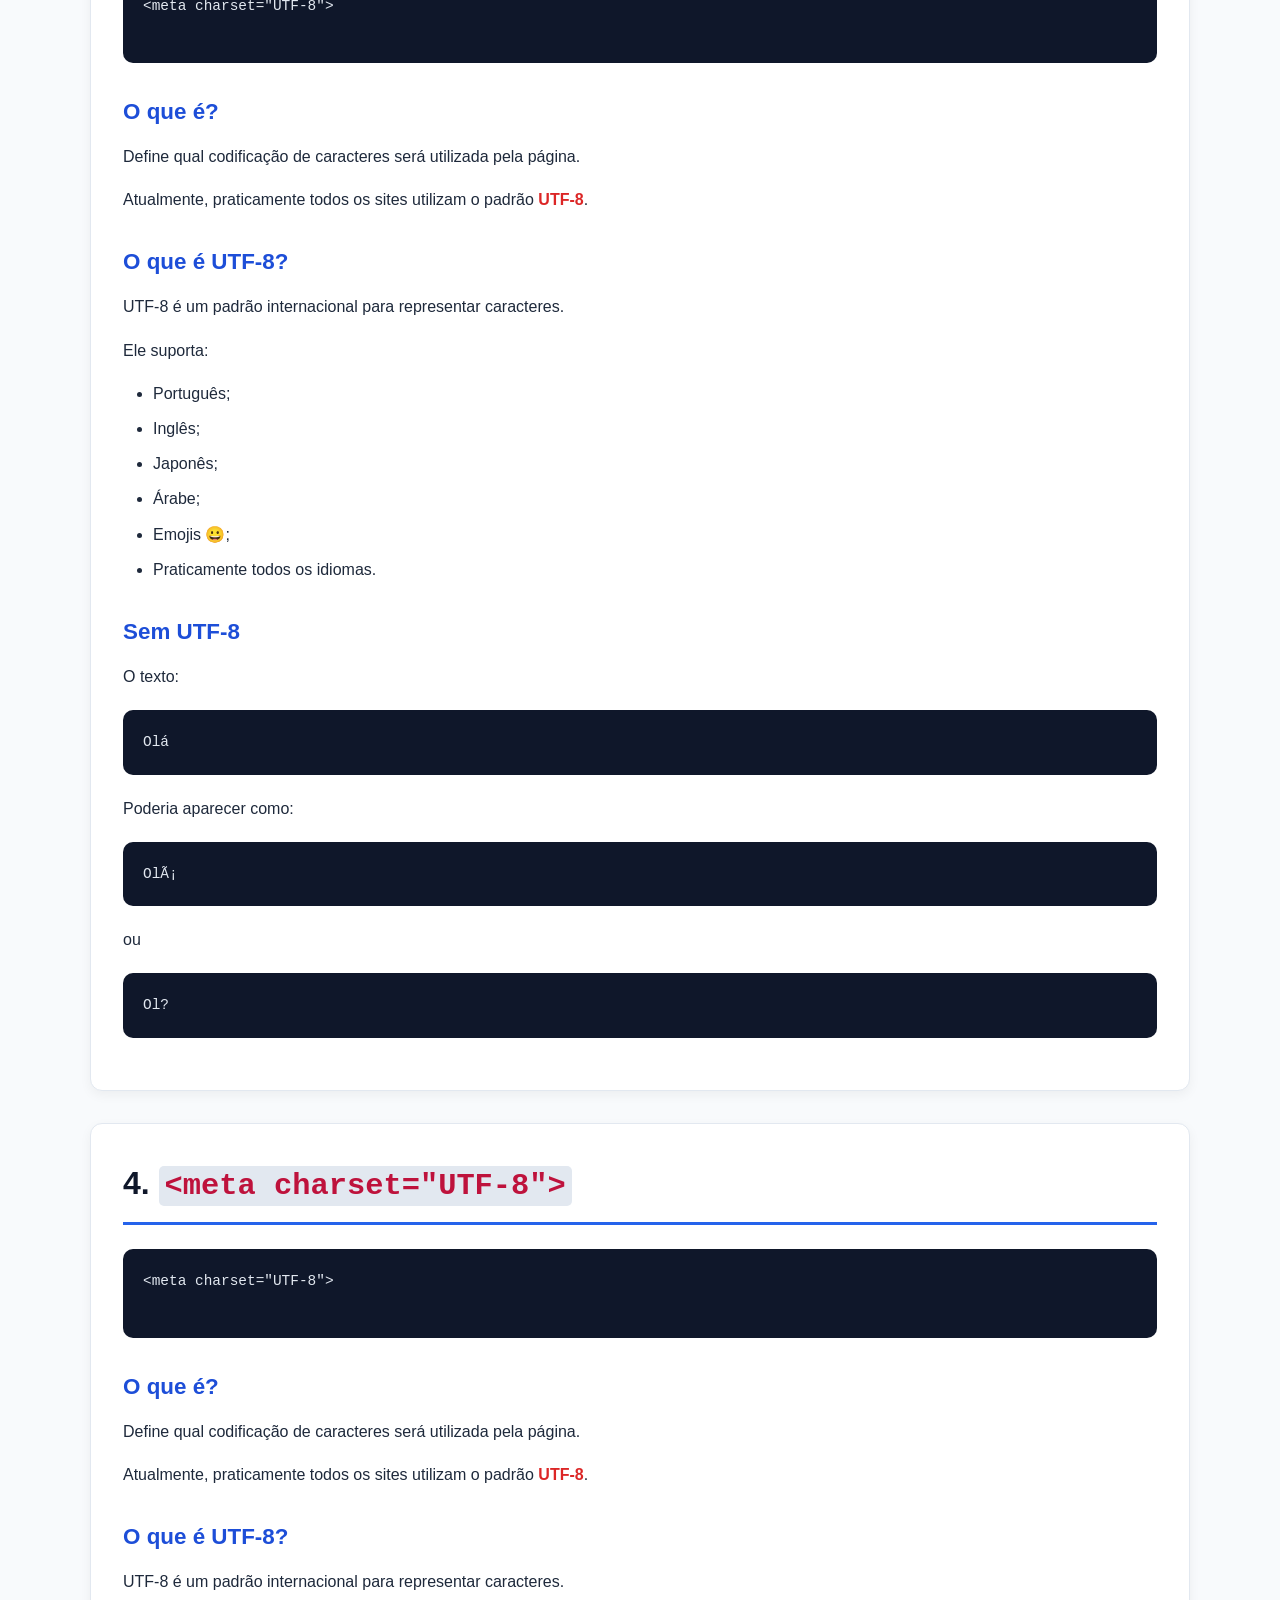
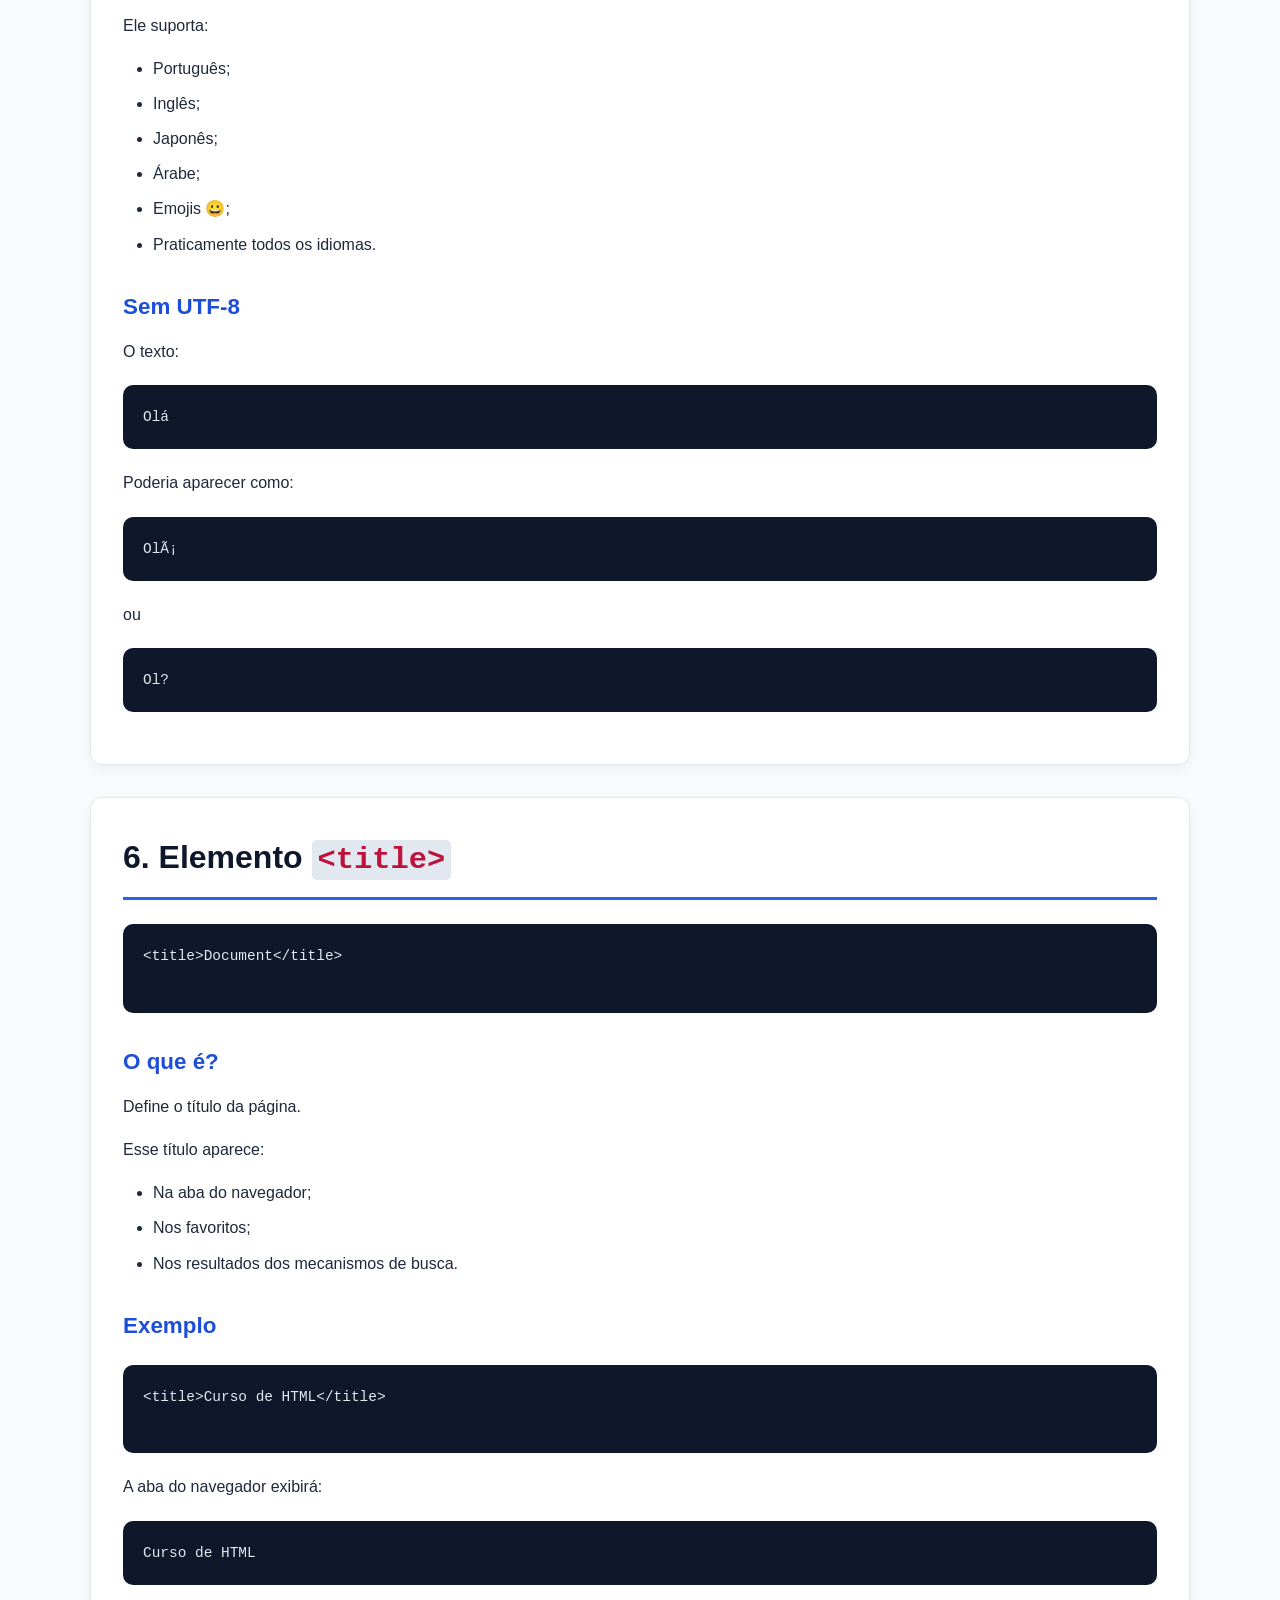
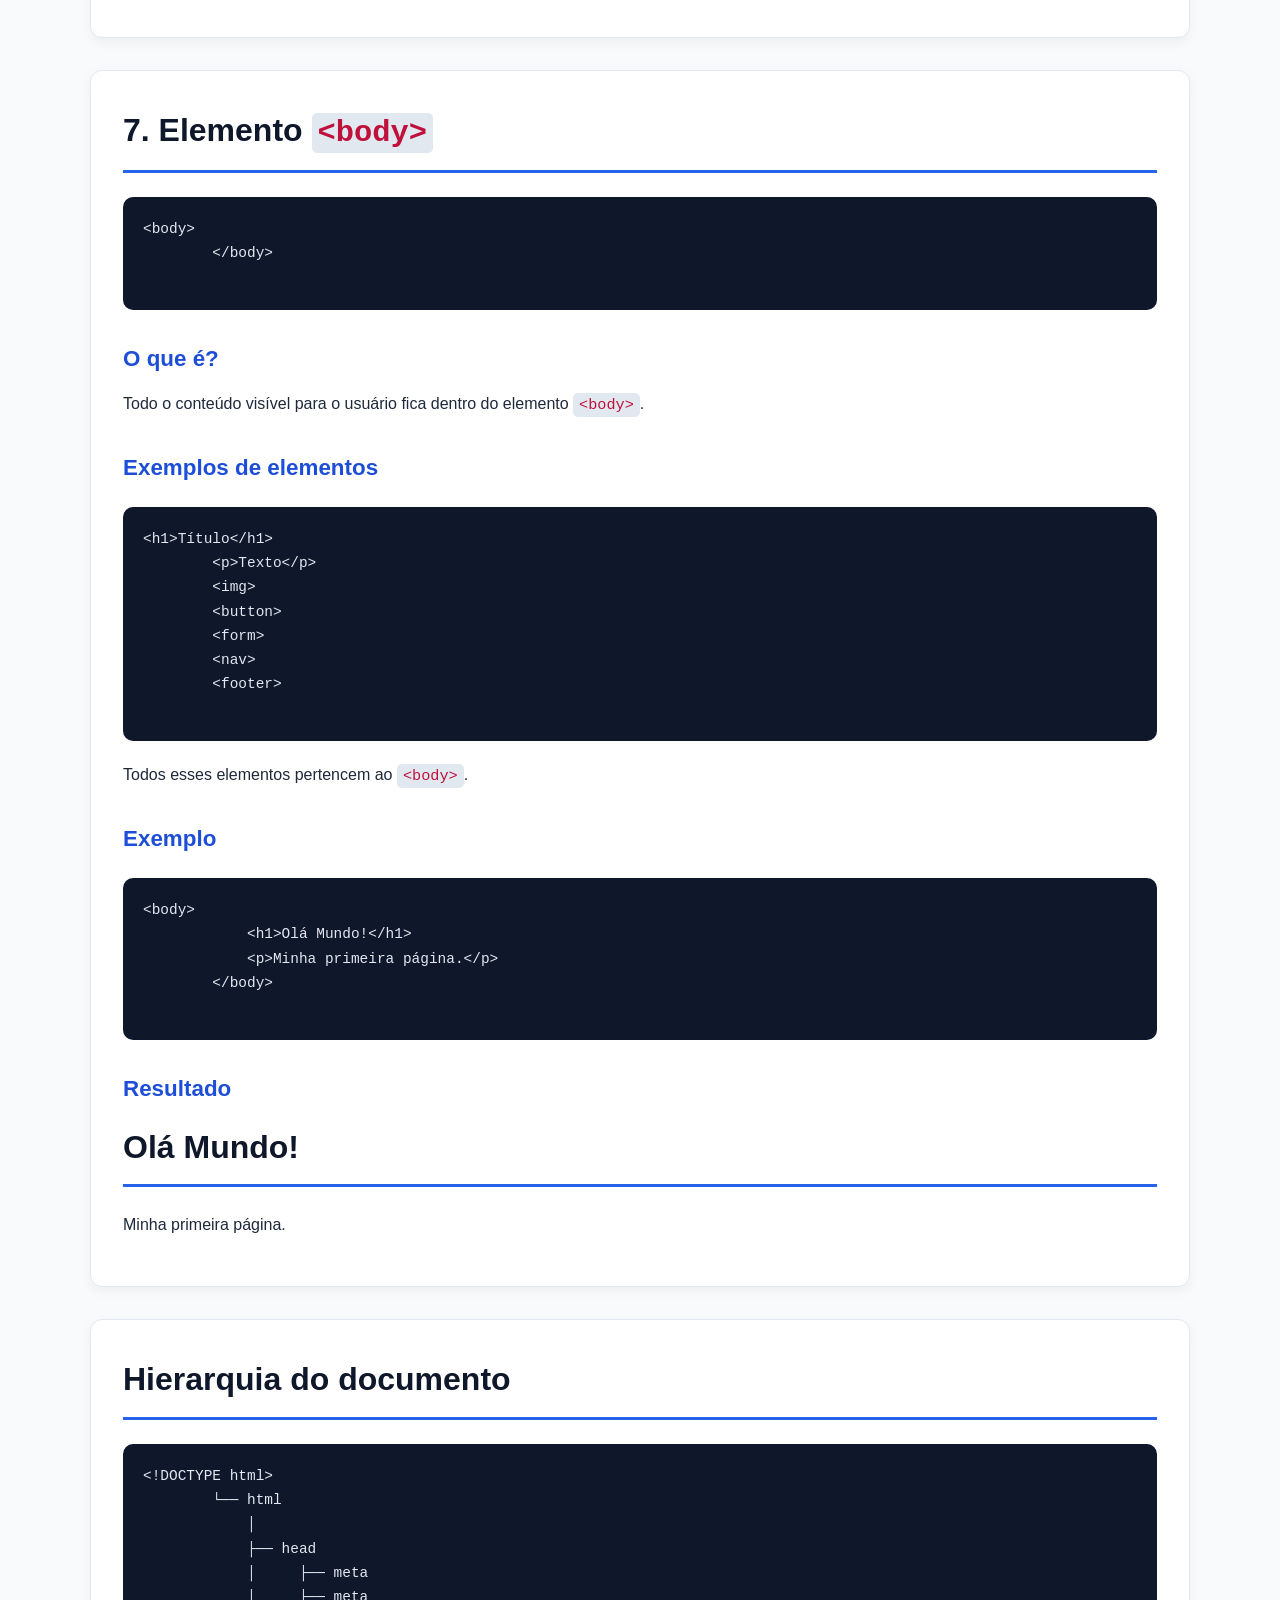
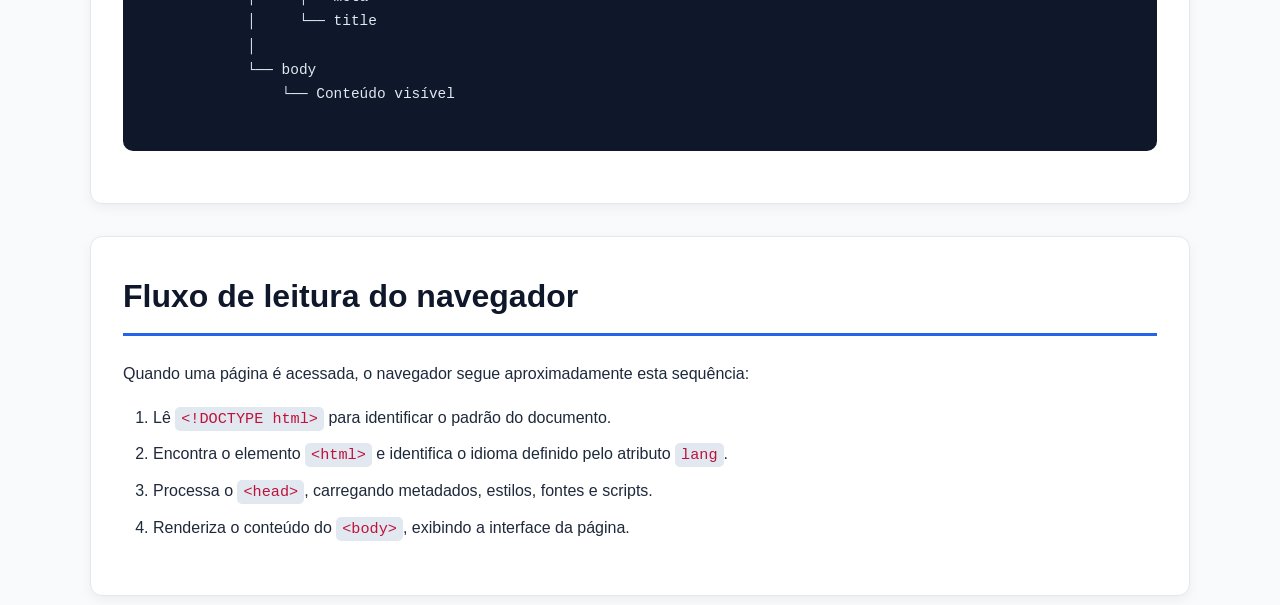
<file: Módulo01/exercicios/ex01.html>
<!DOCTYPE html>
<html lang="en">
<head>
    <meta charset="UTF-8">
    <meta name="viewport" content="width=device-width, initial-scale=1.0">
    <title>Estrutura Básica</title>
    <style>
        /* ==============================
   RESET E CONFIGURAÇÕES GERAIS
================================ */

* {
    margin: 0;
    padding: 0;
    box-sizing: border-box;
}

body {
    font-family: "Inter", "Segoe UI", Arial, sans-serif;
    background-color: #f8fafc;
    color: #1e293b;
    line-height: 1.7;
}


/* ==============================
   CONTAINER PRINCIPAL
================================ */

.documentacao {
    width: min(1100px, 90%);
    margin: 40px auto;
}


/* ==============================
   SEÇÕES
================================ */

.documentacao section {
    background-color: #ffffff;
    padding: 32px;
    margin-bottom: 32px;
    border-radius: 12px;

    border: 1px solid #e2e8f0;

    box-shadow:
        0 4px 12px rgba(0, 0, 0, 0.05);
}


/* ==============================
   TÍTULOS
================================ */

h1 {
    font-size: 2rem;
    color: #0f172a;

    margin-bottom: 24px;

    border-bottom: 3px solid #2563eb;
    padding-bottom: 10px;
}


h2 {
    font-size: 1.4rem;
    color: #1d4ed8;

    margin-top: 30px;
    margin-bottom: 12px;
}


h3 {
    font-size: 1.1rem;
    color: #334155;

    margin-top: 20px;
    margin-bottom: 10px;
}


/* ==============================
   TEXTOS
================================ */

p {
    margin-bottom: 16px;
}


strong {
    color: #dc2626;
}


/* ==============================
   CÓDIGOS INLINE
================================ */

code {
    font-family: "Fira Code", Consolas, monospace;

    background-color: #e2e8f0;

    color: #be123c;

    padding: 3px 6px;

    border-radius: 5px;

    font-size: 0.95em;
}


/* ==============================
   BLOCOS DE CÓDIGO
================================ */

pre {
    background-color: #0f172a;

    color: #e2e8f0;

    padding: 20px;

    border-radius: 10px;

    overflow-x: auto;

    margin: 20px 0;

    font-size: 0.95rem;

    line-height: 1.6;
}


pre code {
    background: none;

    color: inherit;

    padding: 0;

    border-radius: 0;
}


/* ==============================
   LISTAS
================================ */

ul,
ol {
    margin: 15px 0 20px 30px;
}


li {
    margin-bottom: 8px;
}


/* ==============================
   TABELAS
================================ */

table {
    width: 100%;

    border-collapse: collapse;

    margin: 20px 0;
}


th,
td {
    border: 1px solid #cbd5e1;

    padding: 12px;

    text-align: left;
}


th {
    background-color: #e2e8f0;
}


/* ==============================
   DESTAQUES DE SEÇÕES
================================ */

.estrutura-completa {
    border-left: 6px solid #2563eb;
}


.doctype {
    border-left: 6px solid #dc2626;
}


.elemento-html {
    border-left: 6px solid #16a34a;
}


.elemento-head {
    border-left: 6px solid #9333ea;
}


.meta-charset,
.meta-viewport {
    border-left: 6px solid #f59e0b;
}


.elemento-title {
    border-left: 6px solid #0891b2;
}


.elemento-body {
    border-left: 6px solid #ec4899;
}


.hierarquia-documento {
    border-left: 6px solid #64748b;
}


.fluxo-navegador {
    border-left: 6px solid #7c3aed;
}


/* ==============================
   RESPONSIVIDADE
================================ */

@media (max-width: 768px) {

    .documentacao {
        width: 95%;
    }


    .documentacao section {
        padding: 20px;
    }


    h1 {
        font-size: 1.6rem;
    }


    h2 {
        font-size: 1.2rem;
    }


    pre {
        font-size: 0.85rem;
    }

}
    </style>
</head>
<body>

    <main class="documentacao">
        <section class="estrutura-completa">
            <h1>Estrutura completa</h1>
            <pre><code>&lt;!DOCTYPE html&gt;
        &lt;html lang="en"&gt;
        &lt;head&gt;
            &lt;meta charset="UTF-8"&gt;
            &lt;meta name="viewport" content="width=device-width, initial-scale=1.0"&gt;
            &lt;title&gt;Document&lt;/title&gt;
        &lt;/head&gt;
        &lt;body&gt;
        &lt;/body&gt;
        &lt;/html&gt;
        </code></pre>
            <p>
                Podemos dividir esse documento em quatro partes principais:
            </p>
            <ol>
                <li>Declaração do documento (<code>&lt;!DOCTYPE html&gt;</code>).</li>
                <li>Elemento <code>&lt;html&gt;</code>.</li>
                <li>Elemento <code>&lt;head&gt;</code>.</li>
                <li>Elemento <code>&lt;body&gt;</code>.</li>
            </ol>
        </section>
        <section class="doctype">
        <h1>&lt;!DOCTYPE html&gt;</h1>
        <h2>O que é?</h2>
        <p>
            Essa linha informa ao navegador qual versão do HTML está sendo utilizada.
        </p>
        <p>No HTML moderno, basta escrever:</p>
        <pre><code>&lt;!DOCTYPE html&gt;</code></pre>
        <p>
            Isso indica que o documento segue o padrão do HTML5.
        </p>
        <h2>Antes do HTML5</h2>
        <p>
            Antigamente a declaração era muito maior:
        </p>
        <pre><code>&lt;!DOCTYPE HTML PUBLIC
        "-//W3C//DTD HTML 4.01 Transitional//EN"
        "http://www.w3.org/TR/html4/loose.dtd"&gt;
        </code></pre>
        <p>
            Hoje isso não é mais necessário.
        </p>
        <h2>Por que é importante?</h2>
        <p>
            Sem essa declaração, alguns navegadores entram em um modo chamado
            <strong>Quirks Mode</strong>.
        </p>
        <p>
            Nesse modo, eles tentam imitar o comportamento de navegadores muito antigos.
        </p>
        <p>Isso pode causar problemas como:</p>
        <ul>
            <li>CSS funcionando de maneira diferente;</li>
            <li>Tamanhos incorretos;</li>
            <li>Layouts quebrados.</li>
        </ul>
        <p>
            Por isso, praticamente todo documento HTML moderno começa com:
        </p>
        <pre><code>&lt;!DOCTYPE html&gt;</code></pre>
        </section>
        <section class="elemento-html">
            <h1>2. Elemento <code>&lt;html&gt;</code></h1>
            <pre><code>&lt;html lang="en"&gt;
        </code></pre>
            <h2>O que é?</h2>
            <p>
                Esse é o elemento raiz da página.
            </p>
            <p>
                Todo o conteúdo do documento HTML fica dentro dele.
            </p>
            <pre><code>&lt;html&gt;
            ...
        &lt;/html&gt;
        </code></pre>
            <p>
                Sem esse elemento, o documento não estaria corretamente estruturado.
            </p>
            <h2>O atributo <code>lang</code></h2>
            <p>
                O atributo <code>lang</code> define o idioma principal da página.
            </p>
            <pre><code>lang="en"</code></pre>
            <p>
                Nesse caso:
            </p>
            <ul>
                <li><code>en</code> = English (Inglês).</li>
            </ul>
            <p>
                Se a página estiver em português, o recomendado é utilizar:
            </p>
            <pre><code>&lt;html lang="pt-BR"&gt;
        </code></pre>
            <p>ou</p>
            <pre><code>&lt;html lang="pt"&gt;
        </code></pre>
            <h2>Por que isso é importante?</h2>
            <p>
                Definir corretamente o idioma da página traz diversos benefícios:
            </p>
            <ul>
                <li>Melhora a otimização para mecanismos de busca (SEO);</li>
                <li>Permite que leitores de tela utilizem a pronúncia correta;</li>
                <li>Ajuda os navegadores a interpretar o conteúdo;</li>
                <li>Facilita o funcionamento de tradutores automáticos.</li>
            </ul>
            <p>
                Por exemplo, um leitor de tela altera automaticamente a pronúncia das palavras de acordo com o idioma definido em <code>lang</code>.
            </p>
            <h2>Estrutura geral</h2>
            <p>
                Dentro do elemento <code>&lt;html&gt;</code> existem duas grandes áreas:
            </p>
            <pre><code>&lt;html&gt;
            &lt;head&gt;
            &lt;/head&gt;
            &lt;body&gt;
            &lt;/body&gt;
        &lt;/html&gt;
        </code></pre>
        </section>
        <section class="elemento-head">
            <h1>3. Elemento <code>&lt;head&gt;</code></h1>
            <pre><code>&lt;head&gt;
        &lt;/head&gt;
        </code></pre>
            <h2>O que é?</h2>
            <p>
                O elemento <code>&lt;head&gt;</code> contém informações sobre a página.
            </p>
            <p>
                Essas informações normalmente não aparecem visualmente para o usuário,
                mas são utilizadas pelo navegador, pelos mecanismos de busca e por outros serviços.
            </p>
            <h2>O que fica dentro do <code>&lt;head&gt;</code>?</h2>
            <ul>
                <li>Título da página;</li>
                <li>Descrição (SEO);</li>
                <li>Favicon;</li>
                <li>Arquivos CSS;</li>
                <li>Fontes;</li>
                <li>Scripts;</li>
                <li>Metadados.</li>
            </ul>
            <h2>Exemplo</h2>
            <pre><code>&lt;head&gt;
            &lt;title&gt;Minha Página&lt;/title&gt;
            &lt;link rel="stylesheet" href="style.css"&gt;
            &lt;script src="script.js"&gt;&lt;/script&gt;
        &lt;/head&gt;
        </code></pre>
        </section>
        <section class="meta-charset">
            <h1>4. <code>&lt;meta charset="UTF-8"&gt;</code></h1>
            <pre><code>&lt;meta charset="UTF-8"&gt;
        </code></pre>
            <h2>O que é?</h2>
            <p>
                Define qual codificação de caracteres será utilizada pela página.
            </p>
            <p>
                Atualmente, praticamente todos os sites utilizam o padrão
                <strong>UTF-8</strong>.
            </p>
            <h2>O que é UTF-8?</h2>
            <p>
                UTF-8 é um padrão internacional para representar caracteres.
            </p>
            <p>Ele suporta:</p>
            <ul>
                <li>Português;</li>
                <li>Inglês;</li>
                <li>Japonês;</li>
                <li>Árabe;</li>
                <li>Emojis 😀;</li>
                <li>Praticamente todos os idiomas.</li>
            </ul>
            <h2>Sem UTF-8</h2>
            <p>O texto:</p>
            <pre><code>Olá</code></pre>
            <p>Poderia aparecer como:</p>
            <pre><code>OlÃ¡</code></pre>
            <p>ou</p>
            <pre><code>Ol?</code></pre>
        </section>
        <section class="meta-charset">
            <h1>4. <code>&lt;meta charset="UTF-8"&gt;</code></h1>
            <pre><code>&lt;meta charset="UTF-8"&gt;
        </code></pre>
            <h2>O que é?</h2>
            <p>
                Define qual codificação de caracteres será utilizada pela página.
            </p>
            <p>
                Atualmente, praticamente todos os sites utilizam o padrão
                <strong>UTF-8</strong>.
            </p>
            <h2>O que é UTF-8?</h2>
            <p>
                UTF-8 é um padrão internacional para representar caracteres.
            </p>
            <p>Ele suporta:</p>
            <ul>
                <li>Português;</li>
                <li>Inglês;</li>
                <li>Japonês;</li>
                <li>Árabe;</li>
                <li>Emojis 😀;</li>
                <li>Praticamente todos os idiomas.</li>
            </ul>
            <h2>Sem UTF-8</h2>
            <p>O texto:</p>
            <pre><code>Olá</code></pre>
            <p>Poderia aparecer como:</p>
            <pre><code>OlÃ¡</code></pre>
            <p>ou</p>
            <pre><code>Ol?</code></pre>
        </section>
        <section class="meta-charset">
            <h1>4. <code>&lt;meta charset="UTF-8"&gt;</code></h1>
            <pre><code>&lt;meta charset="UTF-8"&gt;
        </code></pre>
            <h2>O que é?</h2>
            <p>
                Define qual codificação de caracteres será utilizada pela página.
            </p>
            <p>
                Atualmente, praticamente todos os sites utilizam o padrão
                <strong>UTF-8</strong>.
            </p>
            <h2>O que é UTF-8?</h2>
            <p>
                UTF-8 é um padrão internacional para representar caracteres.
            </p>
            <p>Ele suporta:</p>
            <ul>
                <li>Português;</li>
                <li>Inglês;</li>
                <li>Japonês;</li>
                <li>Árabe;</li>
                <li>Emojis 😀;</li>
                <li>Praticamente todos os idiomas.</li>
            </ul>
            <h2>Sem UTF-8</h2>
            <p>O texto:</p>
            <pre><code>Olá</code></pre>
            <p>Poderia aparecer como:</p>
            <pre><code>OlÃ¡</code></pre>
            <p>ou</p>
            <pre><code>Ol?</code></pre>
        </section>
        <section class="elemento-title">
            <h1>6. Elemento <code>&lt;title&gt;</code></h1>
            <pre><code>&lt;title&gt;Document&lt;/title&gt;
        </code></pre>
            <h2>O que é?</h2>
            <p>
                Define o título da página.
            </p>
            <p>Esse título aparece:</p>
            <ul>
                <li>Na aba do navegador;</li>
                <li>Nos favoritos;</li>
                <li>Nos resultados dos mecanismos de busca.</li>
            </ul>
            <h2>Exemplo</h2>
            <pre><code>&lt;title&gt;Curso de HTML&lt;/title&gt;
        </code></pre>
            <p>A aba do navegador exibirá:</p>
            <pre><code>Curso de HTML</code></pre>
        </section>
        <section class="elemento-body">
            <h1>7. Elemento <code>&lt;body&gt;</code></h1>
            <pre><code>&lt;body&gt;
        &lt;/body&gt;
        </code></pre>
            <h2>O que é?</h2>
            <p>
                Todo o conteúdo visível para o usuário fica dentro do elemento
                <code>&lt;body&gt;</code>.
            </p>
            <h2>Exemplos de elementos</h2>
            <pre><code>&lt;h1&gt;Título&lt;/h1&gt;
        &lt;p&gt;Texto&lt;/p&gt;
        &lt;img&gt;
        &lt;button&gt;
        &lt;form&gt;
        &lt;nav&gt;
        &lt;footer&gt;
        </code></pre>
            <p>
                Todos esses elementos pertencem ao <code>&lt;body&gt;</code>.
            </p>
            <h2>Exemplo</h2>
            <pre><code>&lt;body&gt;
            &lt;h1&gt;Olá Mundo!&lt;/h1&gt;
            &lt;p&gt;Minha primeira página.&lt;/p&gt;
        &lt;/body&gt;
        </code></pre>
            <h2>Resultado</h2>
            <h1>Olá Mundo!</h1>
            <p>Minha primeira página.</p>
        </section>
        <section class="hierarquia-documento">
            <h1>Hierarquia do documento</h1>
            <pre><code>&lt;!DOCTYPE html&gt;
        └── html
            │
            ├── head
            │     ├── meta
            │     ├── meta
            │     └── title
            │
            └── body
                └── Conteúdo visível
        </code></pre>
        </section>
        <section class="fluxo-navegador">
            <h1>Fluxo de leitura do navegador</h1>
            <p>
                Quando uma página é acessada, o navegador segue aproximadamente esta sequência:
            </p>
            <ol>
                <li>Lê <code>&lt;!DOCTYPE html&gt;</code> para identificar o padrão do documento.</li>
                <li>Encontra o elemento <code>&lt;html&gt;</code> e identifica o idioma definido pelo atributo <code>lang</code>.</li>
                <li>Processa o <code>&lt;head&gt;</code>, carregando metadados, estilos, fontes e scripts.</li>
                <li>Renderiza o conteúdo do <code>&lt;body&gt;</code>, exibindo a interface da página.</li>
            </ol>
        </section>
    </main>

</body>
</html>
</file>
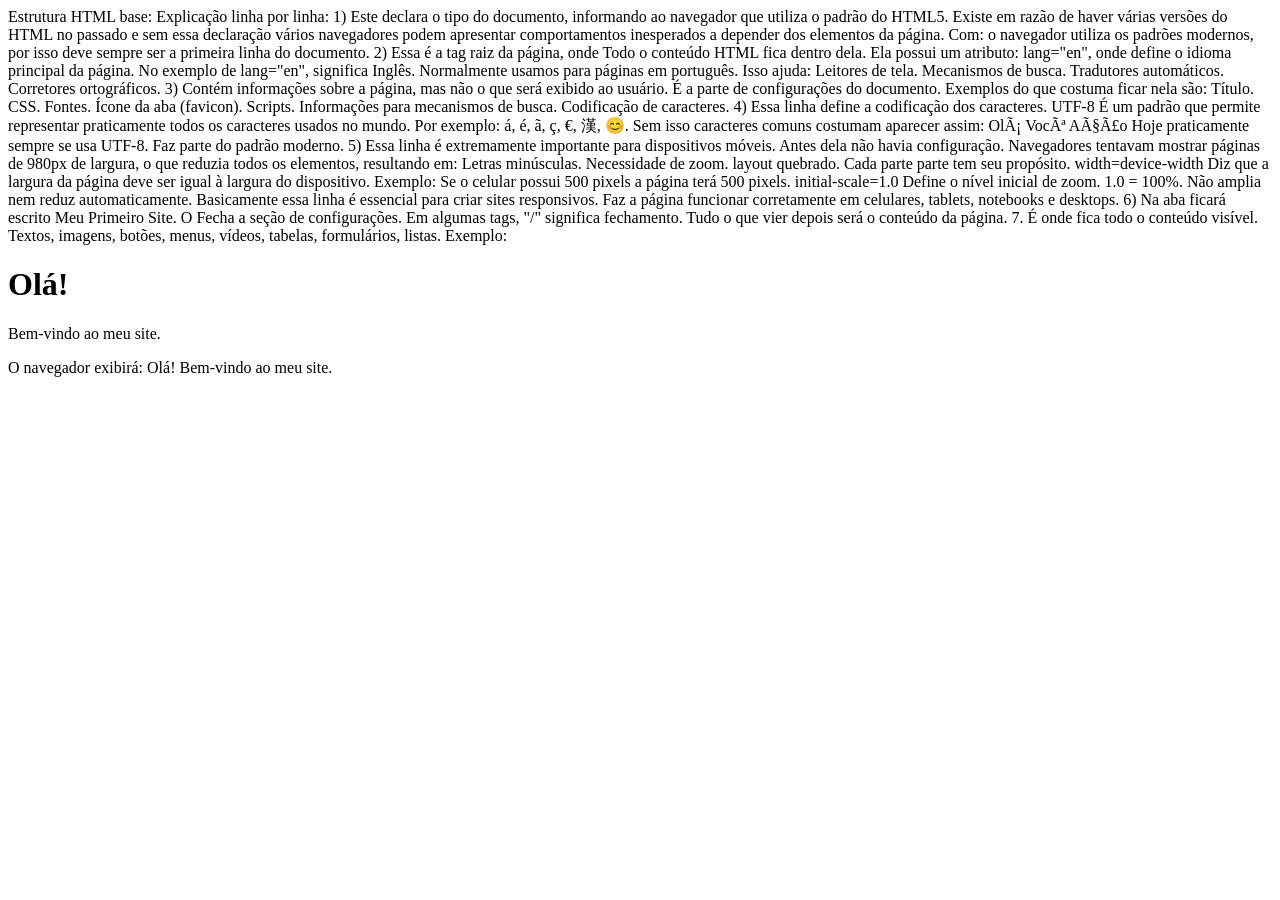
<file: Módulo01/exercicios/ex02.html>
Estrutura HTML base:

<!DOCTYPE html>
<html lang="en">
<head>
    <meta charset="UTF-8">
    <meta name="viewport" content="width=device-width, initial-scale=1.0">
    <title>Document</title>
</head>
<body>
</body>
</html>

Explicação linha por linha:
1) <!DOCTYPE html>
Este declara o tipo do documento, informando ao navegador que utiliza o padrão do HTML5.
Existe em razão de haver várias versões do HTML no passado e sem essa declaração vários navegadores podem apresentar comportamentos inesperados a depender dos elementos da página.
Com: <!DOCTYPE html> o navegador utiliza os padrões modernos, por isso deve sempre ser a primeira linha do documento.

2) <html lang="en">
Essa é a tag raiz da página, onde Todo o conteúdo HTML fica dentro dela.
Ela possui um atributo: lang="en", onde define o idioma principal da página.
No exemplo de lang="en", significa Inglês.
Normalmente usamos <html lang="pt-BR"> para páginas em português.
Isso ajuda:
Leitores de tela.
Mecanismos de busca.
Tradutores automáticos.
Corretores ortográficos.

3) <head>
Contém informações sobre a página, mas não o que será exibido ao usuário.
É a parte de configurações do documento.
Exemplos do que costuma ficar nela são:
Título.
CSS.
Fontes.
Ícone da aba (favicon).
Scripts.
Informações para mecanismos de busca.
Codificação de caracteres.

4) <meta charset="UTF-8">
Essa linha define a codificação dos caracteres.

UTF-8 É um padrão que permite representar praticamente todos os caracteres usados no mundo.
Por exemplo: á, é, ã, ç, €, 漢, 😊.
Sem isso caracteres comuns costumam aparecer assim:
OlÃ¡
VocÃª
AÃ§Ã£o
Hoje praticamente sempre se usa UTF-8. Faz parte do padrão moderno.

5) <meta name="viewport" content="width=device-width, initial-scale=1.0">
Essa linha é extremamente importante para dispositivos móveis.
Antes dela não havia configuração. Navegadores tentavam mostrar páginas de 980px de largura, o que reduzia todos os elementos, resultando em:
Letras minúsculas.
Necessidade de zoom.
layout quebrado.

Cada parte parte tem seu propósito.
width=device-width
Diz que a largura da página deve ser igual à largura do dispositivo.
Exemplo:
Se o celular possui 500 pixels a página terá 500 pixels.

initial-scale=1.0
Define o nível inicial de zoom.
1.0 = 100%.
Não amplia nem reduz automaticamente.

Basicamente essa linha é essencial para criar sites responsivos. Faz a página funcionar corretamente em celulares, tablets, notebooks e desktops.

6) <title>
Define o título da página.
Esse texto aparece na aba do navegador, histórico, favoritos e resultados de busca.
Exemplo: 
<title>Meu Primeiro Site</title>
Na aba ficará escrito Meu Primeiro Site.

O </head> Fecha a seção de configurações.
Em algumas tags, "/" significa fechamento.
Tudo o que vier depois será o conteúdo da página.

7. <body>
É onde fica todo o conteúdo visível.
Textos, imagens, botões, menus, vídeos, tabelas, formulários, listas.

Exemplo:

<body>
    <h1>Olá!</h1>
    <p>Bem-vindo ao meu site.</p>
</body>

O navegador exibirá:
Olá!
Bem-vindo ao meu site.
</file>
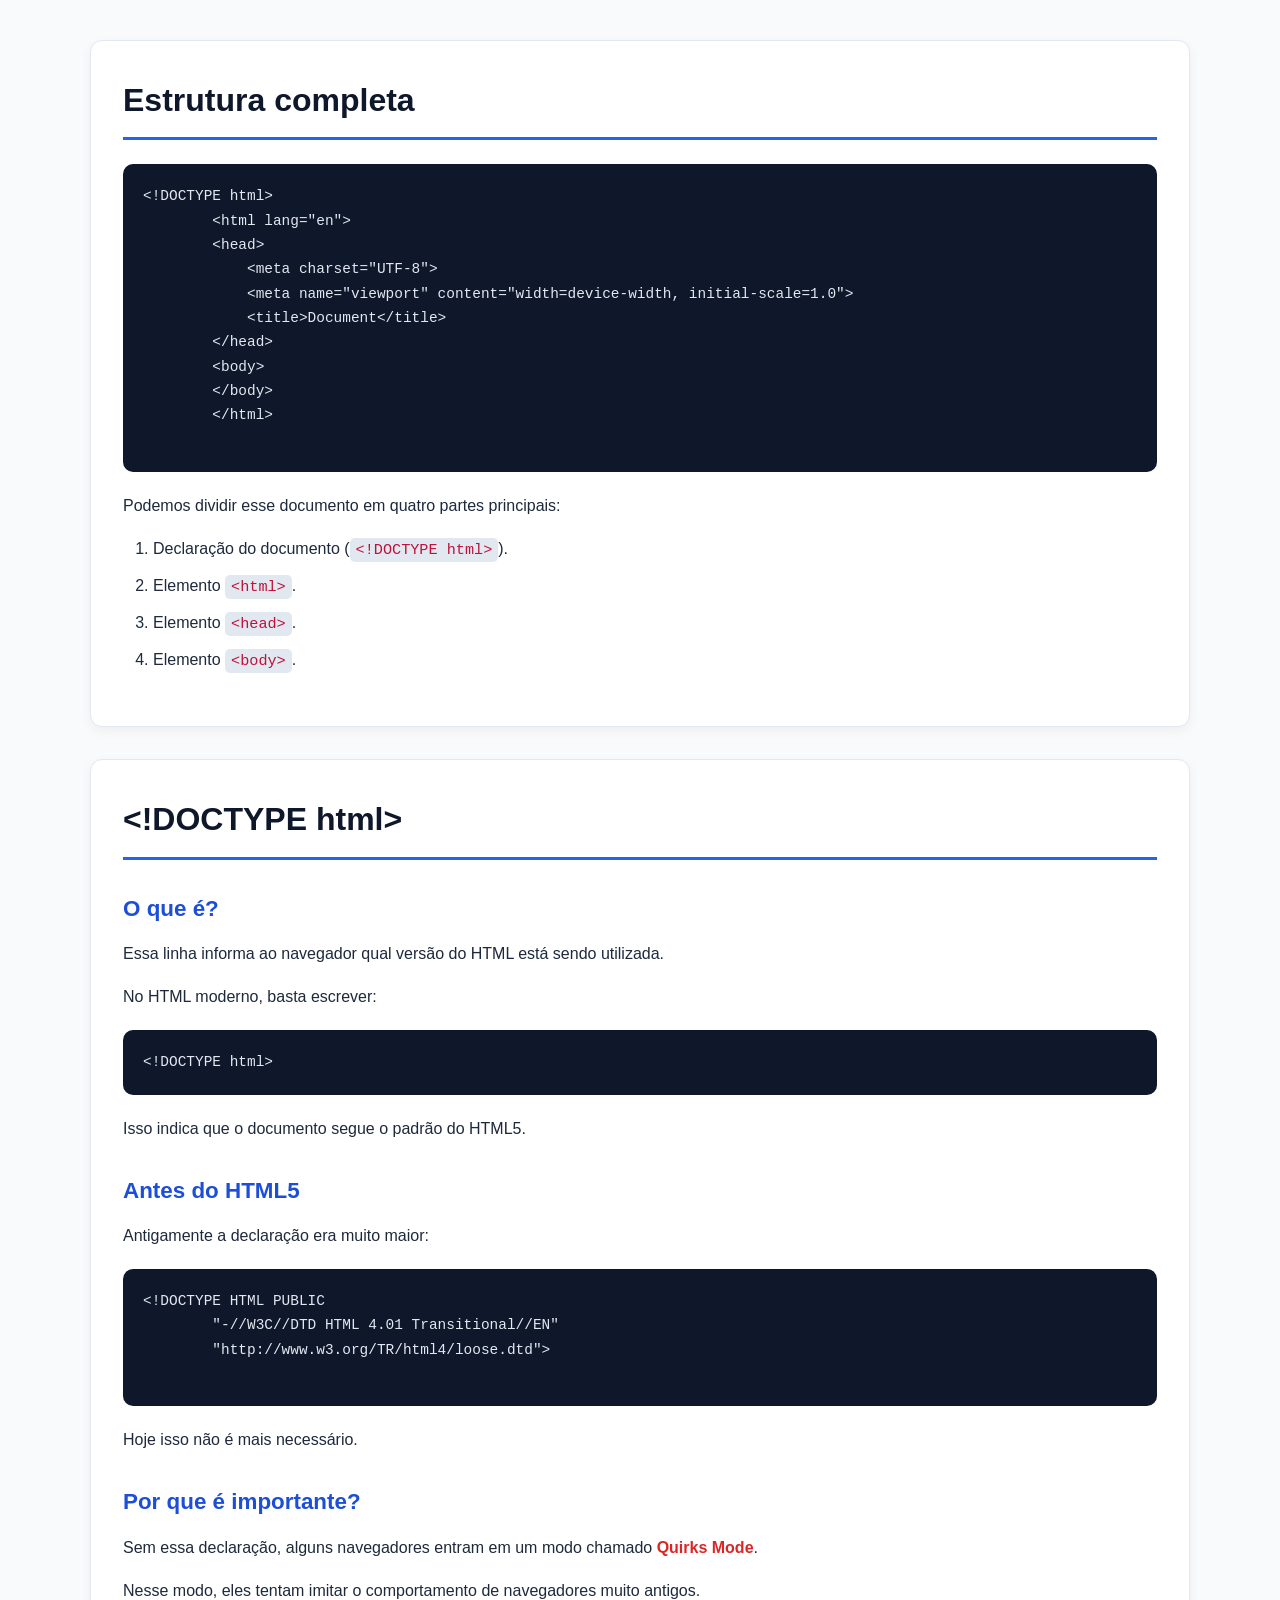
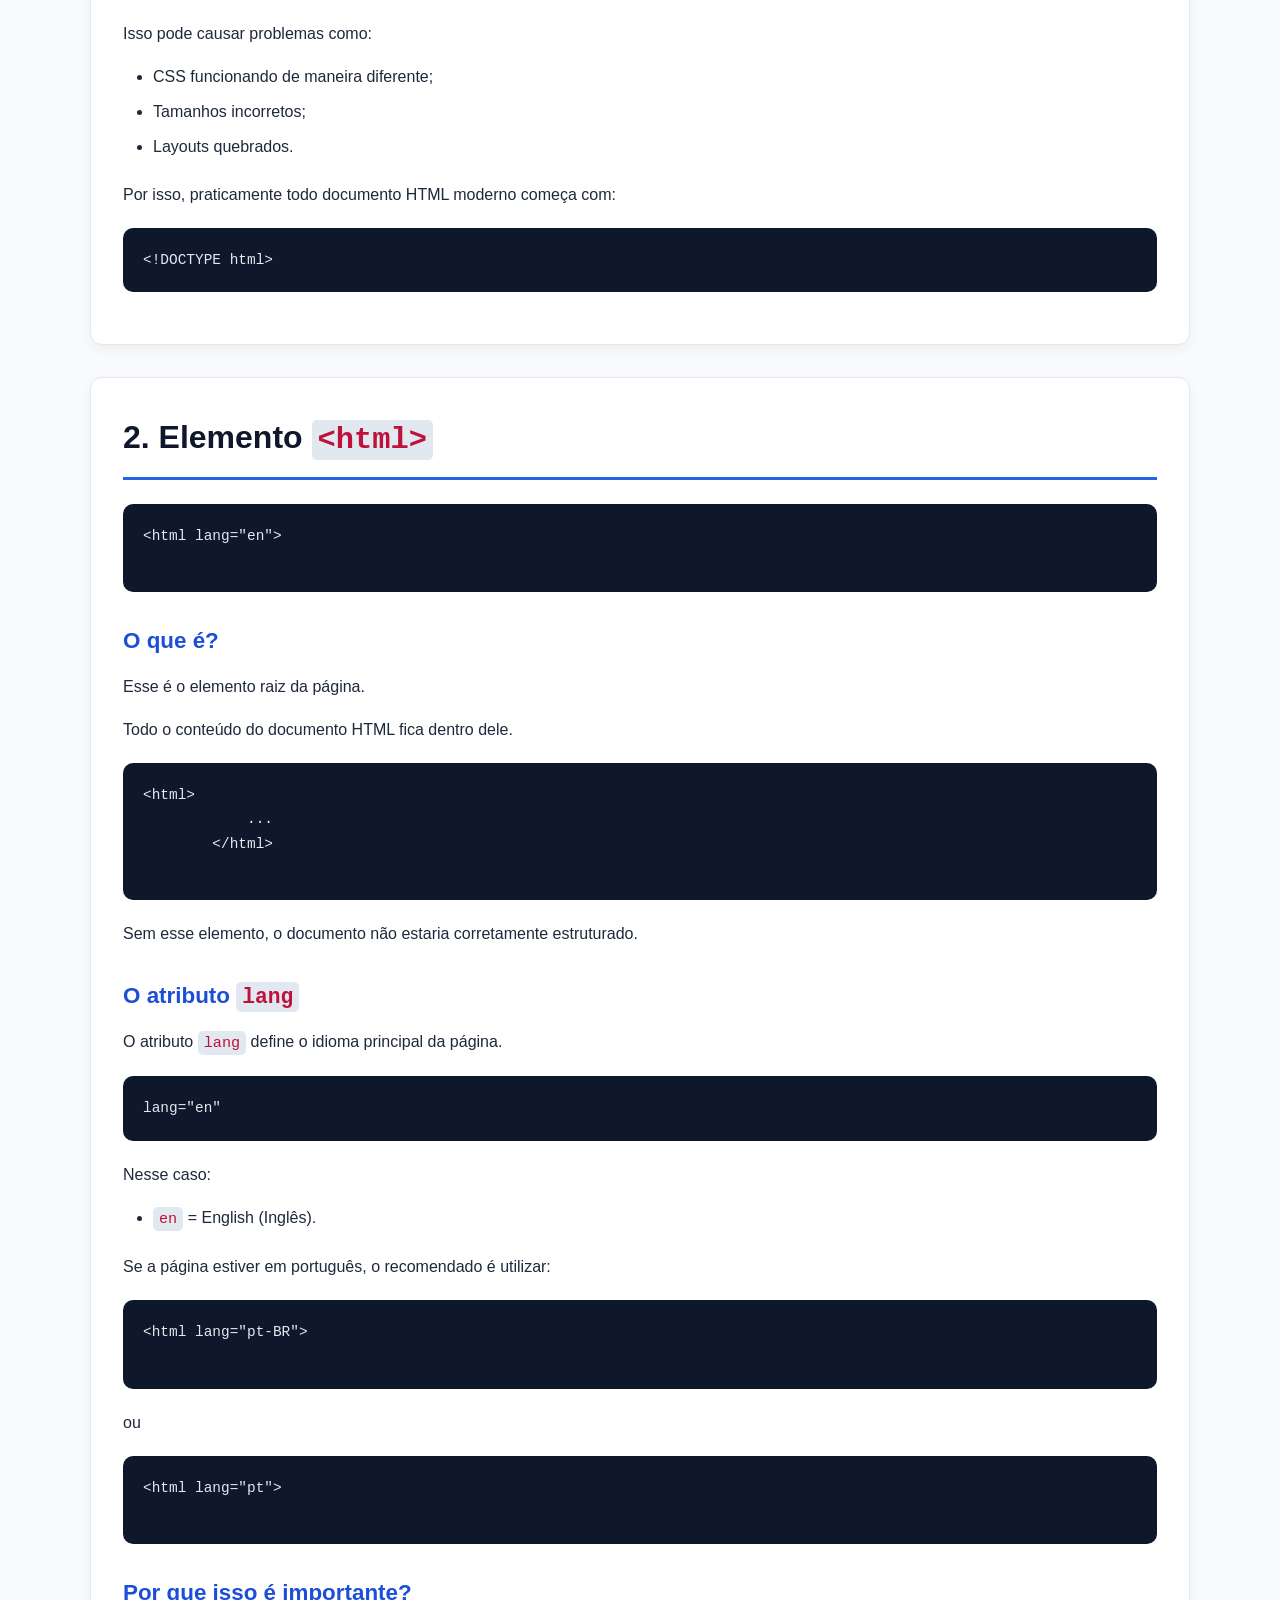
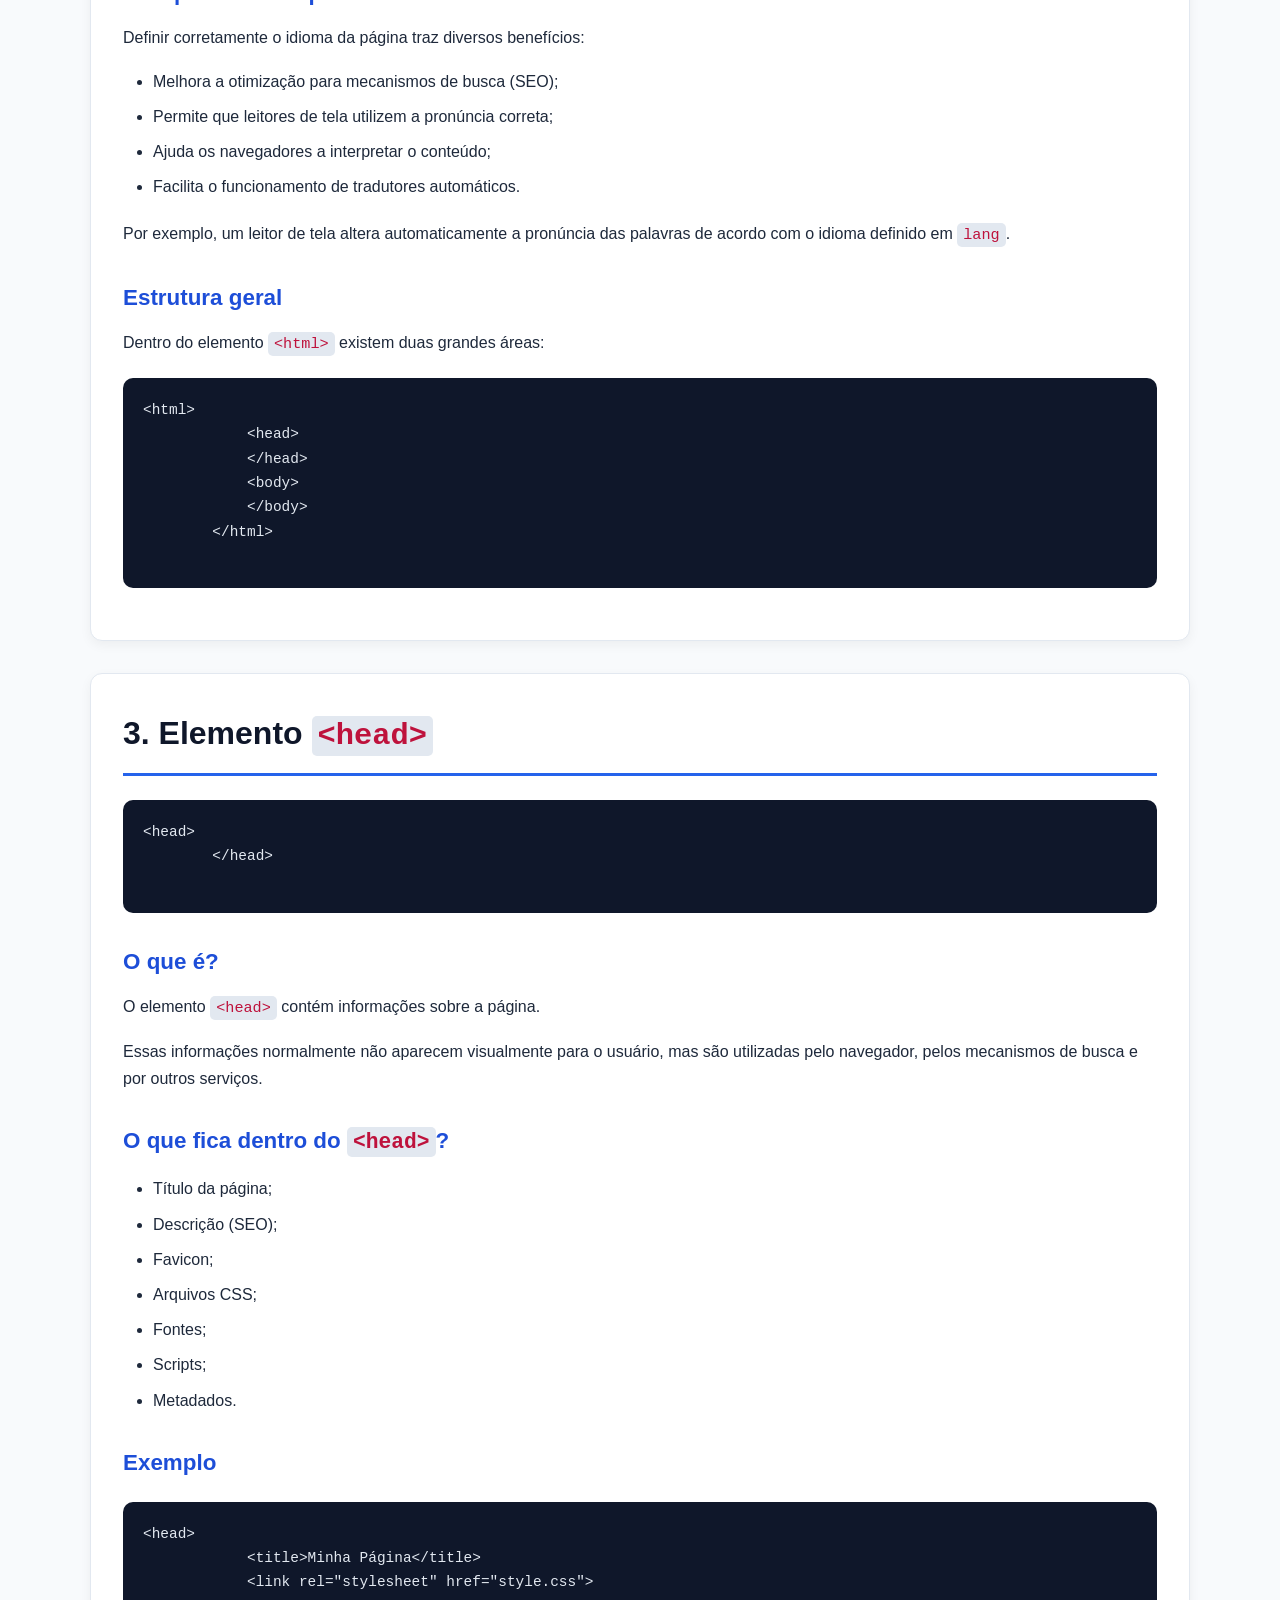
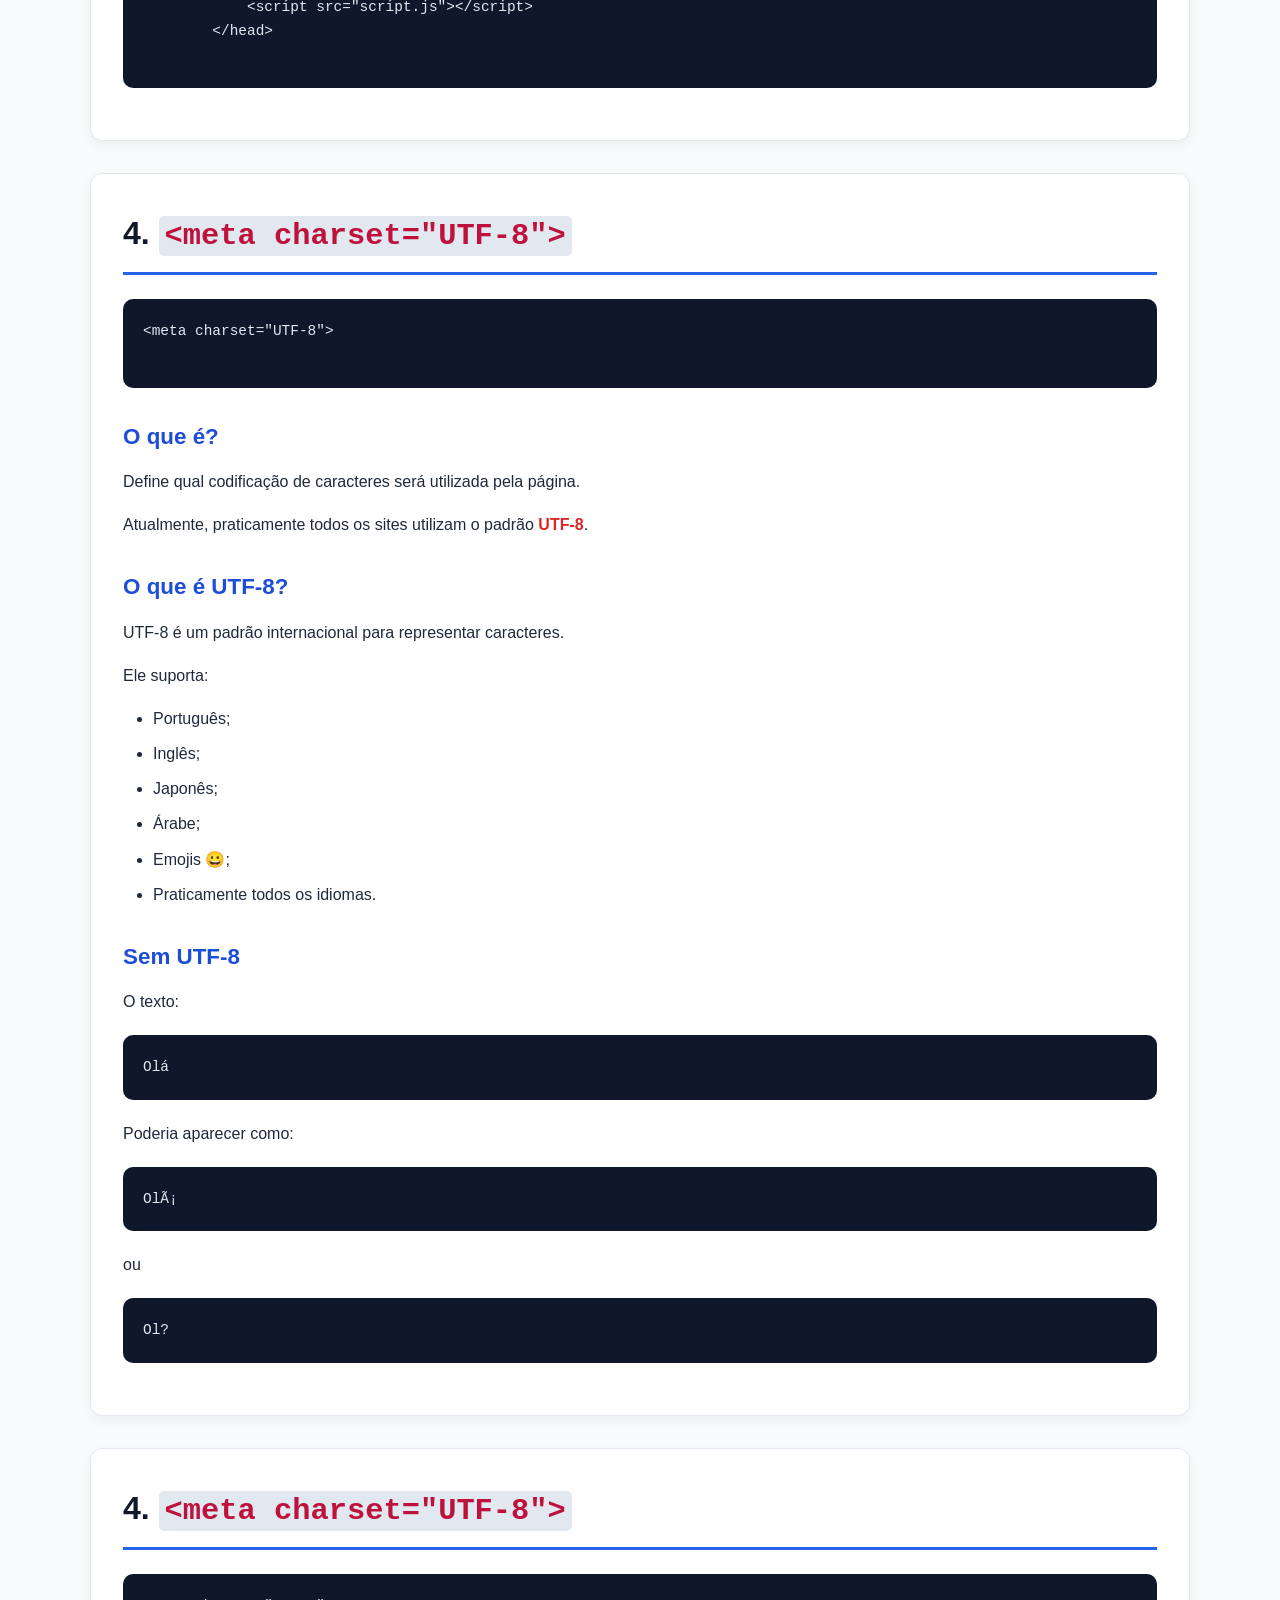
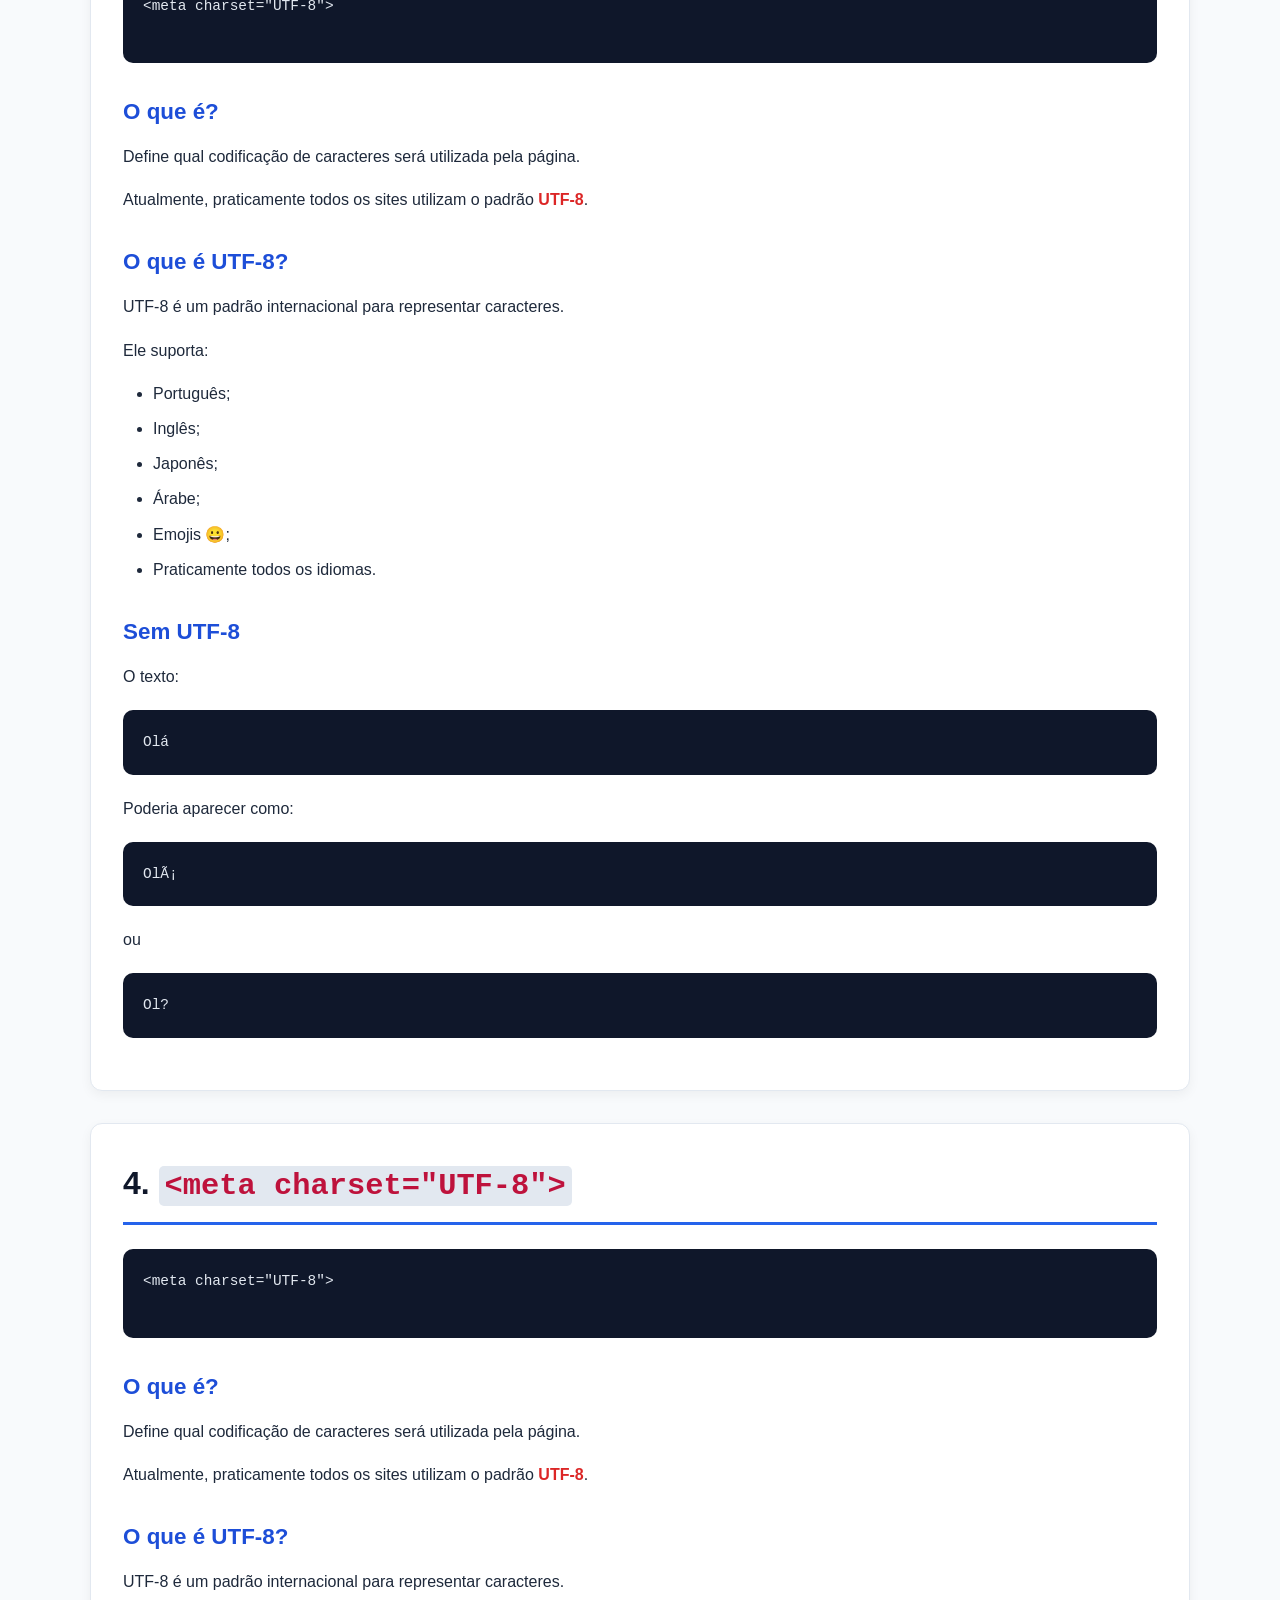
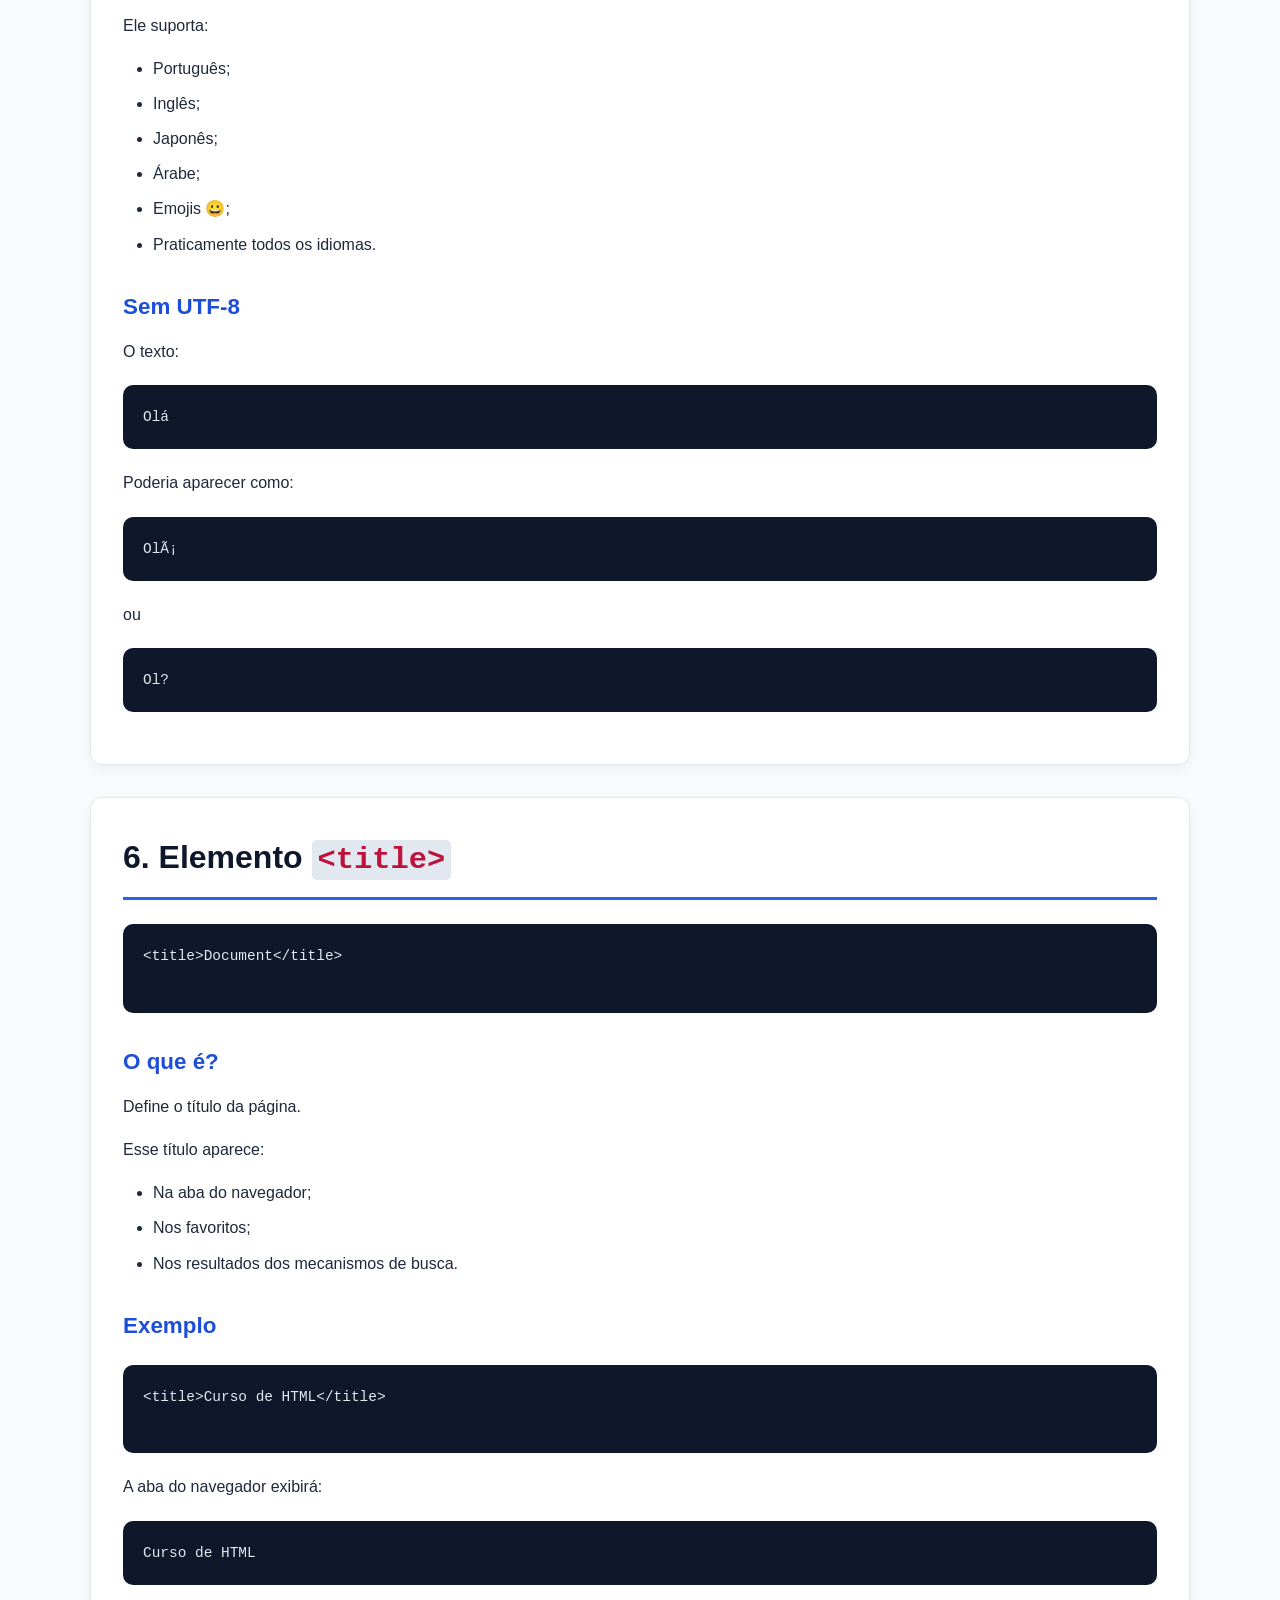
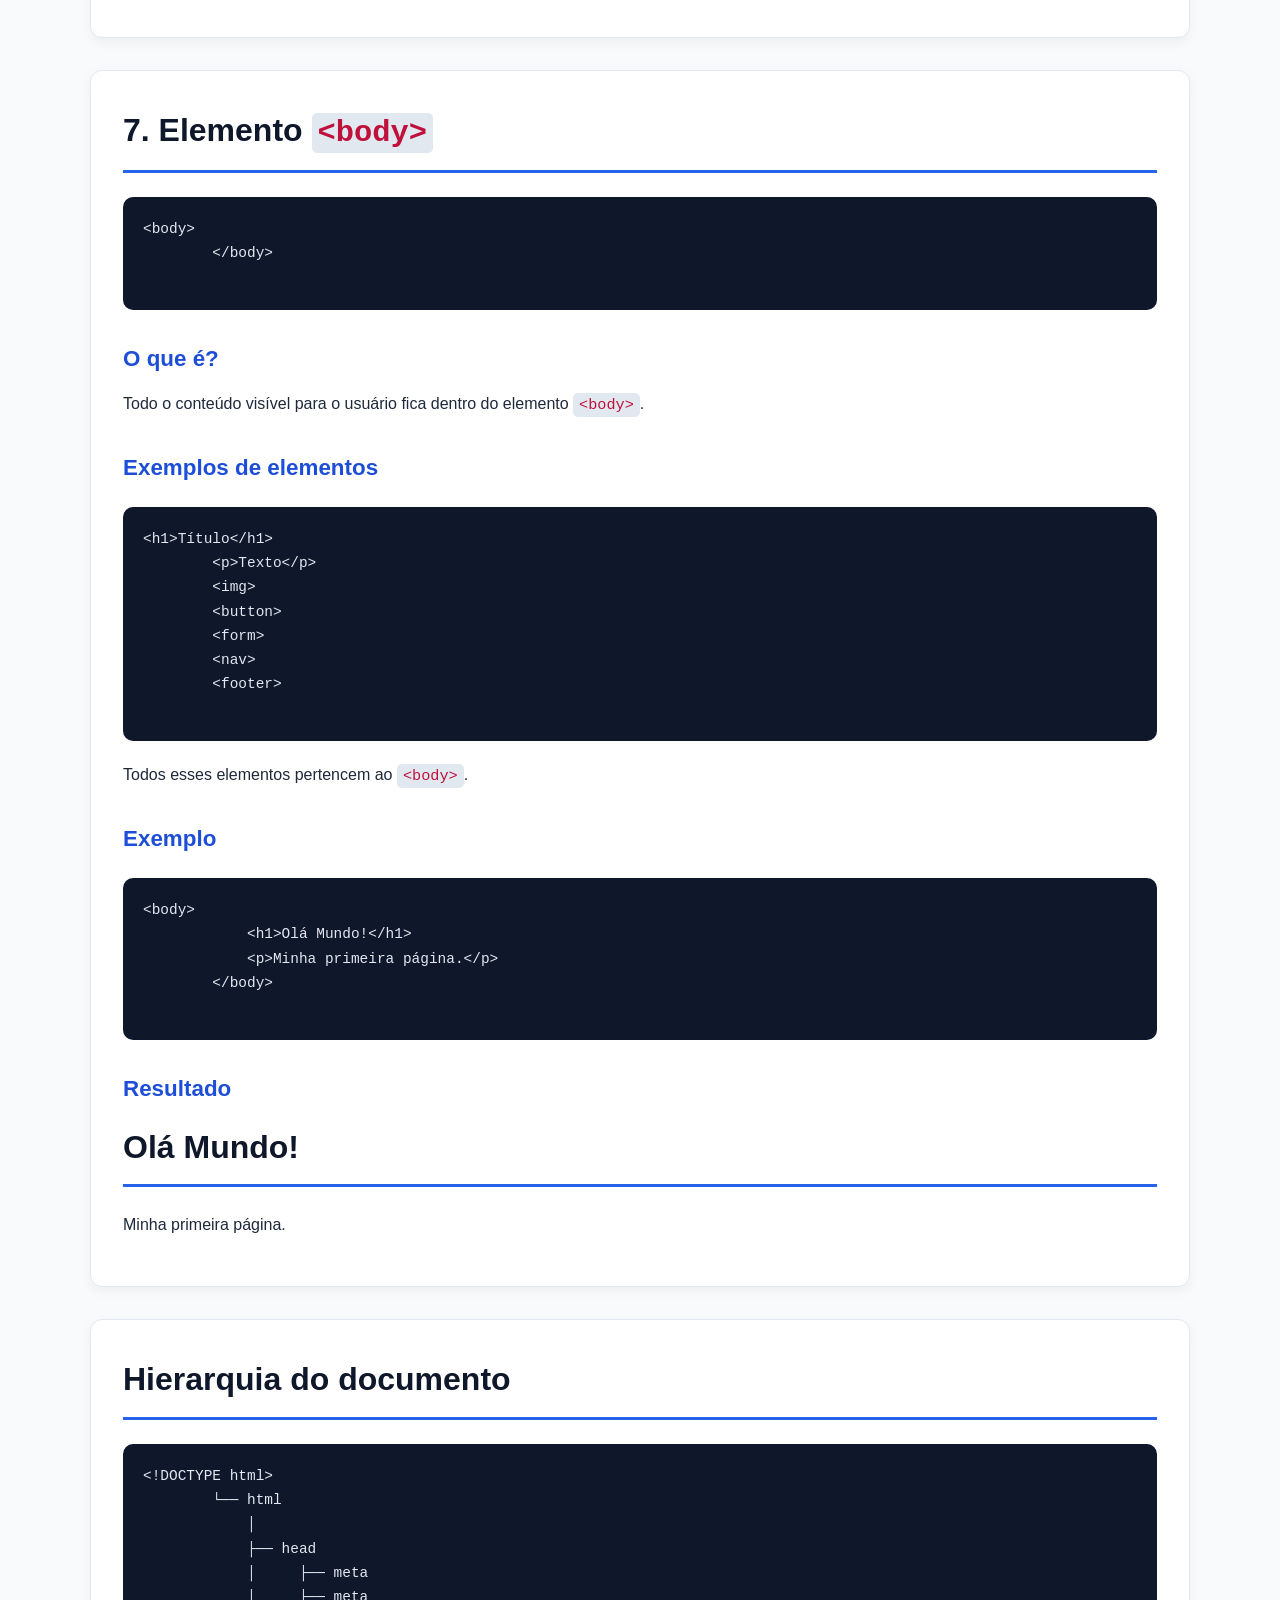
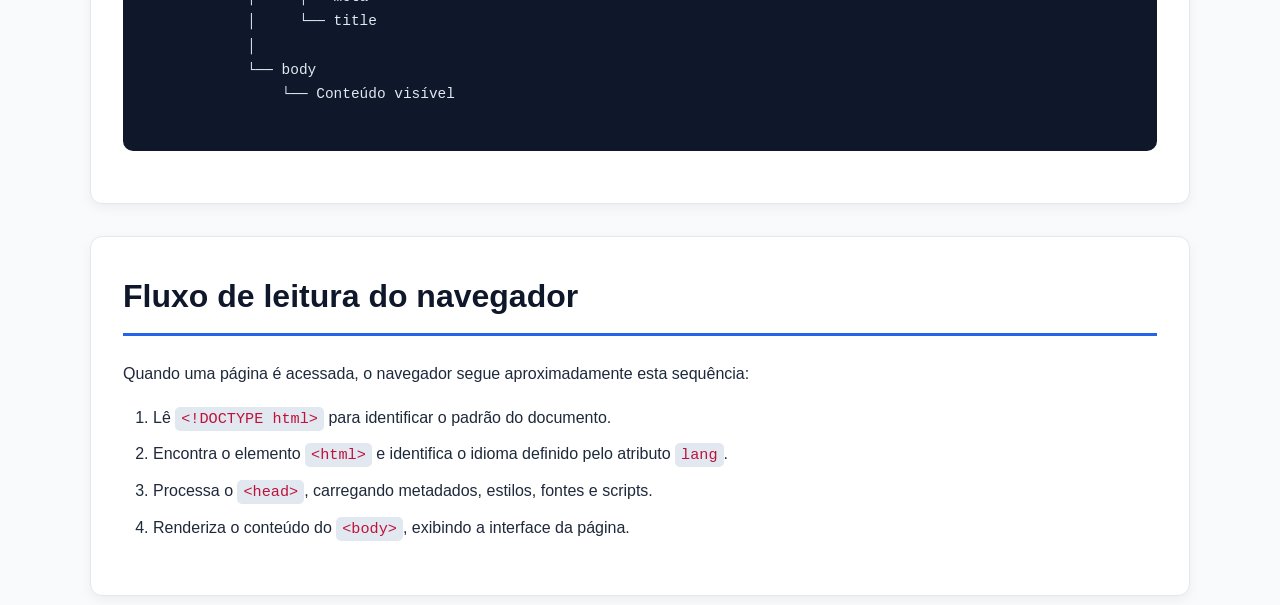
<file: html-css/Módulo01/exercicios/ex01.html>
<!DOCTYPE html>
<html lang="en">
<head>
    <meta charset="UTF-8">
    <meta name="viewport" content="width=device-width, initial-scale=1.0">
    <title>Estrutura Básica</title>
    <style>
        /* ==============================
   RESET E CONFIGURAÇÕES GERAIS
================================ */

*{
    margin: 0;
    padding: 0;
    box-sizing: border-box;
}

body{
    font-family: "Inter", "Segoe UI", Arial, sans-serif;
    background-color: #f8fafc;
    color: #1e293b;
    line-height: 1.7;
}


/* ==============================
   CONTAINER PRINCIPAL
================================ */

.documentacao{
    width: min(1100px, 90%);
    margin: 40px auto;
}


/* ==============================
   SEÇÕES
================================ */

.documentacao section{
    background-color: #ffffff;
    padding: 32px;
    margin-bottom: 32px;
    border-radius: 12px;

    border: 1px solid #e2e8f0;

    box-shadow:
        0 4px 12px rgba(0, 0, 0, 0.05);
}


/* ==============================
   TÍTULOS
================================ */

h1{
    font-size: 2rem;
    color: #0f172a;

    margin-bottom: 24px;

    border-bottom: 3px solid #2563eb;
    padding-bottom: 10px;
}


h2{
    font-size: 1.4rem;
    color: #1d4ed8;

    margin-top: 30px;
    margin-bottom: 12px;
}


h3{
    font-size: 1.1rem;
    color: #334155;

    margin-top: 20px;
    margin-bottom: 10px;
}


/* ==============================
   TEXTOS
================================ */

p{
    margin-bottom: 16px;
}


strong{
    color: #dc2626;
}


/* ==============================
   CÓDIGOS INLINE
================================ */

code{
    font-family: "Fira Code", Consolas, monospace;

    background-color: #e2e8f0;

    color: #be123c;

    padding: 3px 6px;

    border-radius: 5px;

    font-size: 0.95em;
}


/* ==============================
   BLOCOS DE CÓDIGO
================================ */

pre{
    background-color: #0f172a;

    color: #e2e8f0;

    padding: 20px;

    border-radius: 10px;

    overflow-x: auto;

    margin: 20px 0;

    font-size: 0.95rem;

    line-height: 1.6;
}


pre code{
    background: none;

    color: inherit;

    padding: 0;

    border-radius: 0;
}


/* ==============================
   LISTAS
================================ */

ul,
ol{
    margin: 15px 0 20px 30px;
}


li{
    margin-bottom: 8px;
}


/* ==============================
   TABELAS
================================ */

table{
    width: 100%;

    border-collapse: collapse;

    margin: 20px 0;
}


th,
td{
    border: 1px solid #cbd5e1;

    padding: 12px;

    text-align: left;
}


th{
    background-color: #e2e8f0;
}


/* ==============================
   DESTAQUES DE SEÇÕES
================================ */

.estrutura-completa{
    border-left: 6px solid #2563eb;
}


.doctype{
    border-left: 6px solid #dc2626;
}


.elemento-html{
    border-left: 6px solid #16a34a;
}


.elemento-head{
    border-left: 6px solid #9333ea;
}


.meta-charset,
.meta-viewport{
    border-left: 6px solid #f59e0b;
}


.elemento-title{
    border-left: 6px solid #0891b2;
}


.elemento-body{
    border-left: 6px solid #ec4899;
}


.hierarquia-documento{
    border-left: 6px solid #64748b;
}


.fluxo-navegador{
    border-left: 6px solid #7c3aed;
}


/* ==============================
   RESPONSIVIDADE
================================ */

@media (max-width: 768px){

    .documentacao{
        width: 95%;
    }


    .documentacao section{
        padding: 20px;
    }


    h1{
        font-size: 1.6rem;
    }


    h2{
        font-size: 1.2rem;
    }


    pre{
        font-size: 0.85rem;
    }

}
    </style>
</head>
<body>

    <main class="documentacao">
        <section class="estrutura-completa">
            <h1>Estrutura completa</h1>
            <pre><code>&lt;!DOCTYPE html&gt;
        &lt;html lang="en"&gt;
        &lt;head&gt;
            &lt;meta charset="UTF-8"&gt;
            &lt;meta name="viewport" content="width=device-width, initial-scale=1.0"&gt;
            &lt;title&gt;Document&lt;/title&gt;
        &lt;/head&gt;
        &lt;body&gt;
        &lt;/body&gt;
        &lt;/html&gt;
        </code></pre>
            <p>
                Podemos dividir esse documento em quatro partes principais:
            </p>
            <ol>
                <li>Declaração do documento (<code>&lt;!DOCTYPE html&gt;</code>).</li>
                <li>Elemento <code>&lt;html&gt;</code>.</li>
                <li>Elemento <code>&lt;head&gt;</code>.</li>
                <li>Elemento <code>&lt;body&gt;</code>.</li>
            </ol>
        </section>
        <section class="doctype">
        <h1>&lt;!DOCTYPE html&gt;</h1>
        <h2>O que é?</h2>
        <p>
            Essa linha informa ao navegador qual versão do HTML está sendo utilizada.
        </p>
        <p>No HTML moderno, basta escrever:</p>
        <pre><code>&lt;!DOCTYPE html&gt;</code></pre>
        <p>
            Isso indica que o documento segue o padrão do HTML5.
        </p>
        <h2>Antes do HTML5</h2>
        <p>
            Antigamente a declaração era muito maior:
        </p>
        <pre><code>&lt;!DOCTYPE HTML PUBLIC
        "-//W3C//DTD HTML 4.01 Transitional//EN"
        "http://www.w3.org/TR/html4/loose.dtd"&gt;
        </code></pre>
        <p>
            Hoje isso não é mais necessário.
        </p>
        <h2>Por que é importante?</h2>
        <p>
            Sem essa declaração, alguns navegadores entram em um modo chamado
            <strong>Quirks Mode</strong>.
        </p>
        <p>
            Nesse modo, eles tentam imitar o comportamento de navegadores muito antigos.
        </p>
        <p>Isso pode causar problemas como:</p>
        <ul>
            <li>CSS funcionando de maneira diferente;</li>
            <li>Tamanhos incorretos;</li>
            <li>Layouts quebrados.</li>
        </ul>
        <p>
            Por isso, praticamente todo documento HTML moderno começa com:
        </p>
        <pre><code>&lt;!DOCTYPE html&gt;</code></pre>
        </section>
        <section class="elemento-html">
            <h1>2. Elemento <code>&lt;html&gt;</code></h1>
            <pre><code>&lt;html lang="en"&gt;
        </code></pre>
            <h2>O que é?</h2>
            <p>
                Esse é o elemento raiz da página.
            </p>
            <p>
                Todo o conteúdo do documento HTML fica dentro dele.
            </p>
            <pre><code>&lt;html&gt;
            ...
        &lt;/html&gt;
        </code></pre>
            <p>
                Sem esse elemento, o documento não estaria corretamente estruturado.
            </p>
            <h2>O atributo <code>lang</code></h2>
            <p>
                O atributo <code>lang</code> define o idioma principal da página.
            </p>
            <pre><code>lang="en"</code></pre>
            <p>
                Nesse caso:
            </p>
            <ul>
                <li><code>en</code> = English (Inglês).</li>
            </ul>
            <p>
                Se a página estiver em português, o recomendado é utilizar:
            </p>
            <pre><code>&lt;html lang="pt-BR"&gt;
        </code></pre>
            <p>ou</p>
            <pre><code>&lt;html lang="pt"&gt;
        </code></pre>
            <h2>Por que isso é importante?</h2>
            <p>
                Definir corretamente o idioma da página traz diversos benefícios:
            </p>
            <ul>
                <li>Melhora a otimização para mecanismos de busca (SEO);</li>
                <li>Permite que leitores de tela utilizem a pronúncia correta;</li>
                <li>Ajuda os navegadores a interpretar o conteúdo;</li>
                <li>Facilita o funcionamento de tradutores automáticos.</li>
            </ul>
            <p>
                Por exemplo, um leitor de tela altera automaticamente a pronúncia das palavras de acordo com o idioma definido em <code>lang</code>.
            </p>
            <h2>Estrutura geral</h2>
            <p>
                Dentro do elemento <code>&lt;html&gt;</code> existem duas grandes áreas:
            </p>
            <pre><code>&lt;html&gt;
            &lt;head&gt;
            &lt;/head&gt;
            &lt;body&gt;
            &lt;/body&gt;
        &lt;/html&gt;
        </code></pre>
        </section>
        <section class="elemento-head">
            <h1>3. Elemento <code>&lt;head&gt;</code></h1>
            <pre><code>&lt;head&gt;
        &lt;/head&gt;
        </code></pre>
            <h2>O que é?</h2>
            <p>
                O elemento <code>&lt;head&gt;</code> contém informações sobre a página.
            </p>
            <p>
                Essas informações normalmente não aparecem visualmente para o usuário,
                mas são utilizadas pelo navegador, pelos mecanismos de busca e por outros serviços.
            </p>
            <h2>O que fica dentro do <code>&lt;head&gt;</code>?</h2>
            <ul>
                <li>Título da página;</li>
                <li>Descrição (SEO);</li>
                <li>Favicon;</li>
                <li>Arquivos CSS;</li>
                <li>Fontes;</li>
                <li>Scripts;</li>
                <li>Metadados.</li>
            </ul>
            <h2>Exemplo</h2>
            <pre><code>&lt;head&gt;
            &lt;title&gt;Minha Página&lt;/title&gt;
            &lt;link rel="stylesheet" href="style.css"&gt;
            &lt;script src="script.js"&gt;&lt;/script&gt;
        &lt;/head&gt;
        </code></pre>
        </section>
        <section class="meta-charset">
            <h1>4. <code>&lt;meta charset="UTF-8"&gt;</code></h1>
            <pre><code>&lt;meta charset="UTF-8"&gt;
        </code></pre>
            <h2>O que é?</h2>
            <p>
                Define qual codificação de caracteres será utilizada pela página.
            </p>
            <p>
                Atualmente, praticamente todos os sites utilizam o padrão
                <strong>UTF-8</strong>.
            </p>
            <h2>O que é UTF-8?</h2>
            <p>
                UTF-8 é um padrão internacional para representar caracteres.
            </p>
            <p>Ele suporta:</p>
            <ul>
                <li>Português;</li>
                <li>Inglês;</li>
                <li>Japonês;</li>
                <li>Árabe;</li>
                <li>Emojis 😀;</li>
                <li>Praticamente todos os idiomas.</li>
            </ul>
            <h2>Sem UTF-8</h2>
            <p>O texto:</p>
            <pre><code>Olá</code></pre>
            <p>Poderia aparecer como:</p>
            <pre><code>OlÃ¡</code></pre>
            <p>ou</p>
            <pre><code>Ol?</code></pre>
        </section>
        <section class="meta-charset">
            <h1>4. <code>&lt;meta charset="UTF-8"&gt;</code></h1>
            <pre><code>&lt;meta charset="UTF-8"&gt;
        </code></pre>
            <h2>O que é?</h2>
            <p>
                Define qual codificação de caracteres será utilizada pela página.
            </p>
            <p>
                Atualmente, praticamente todos os sites utilizam o padrão
                <strong>UTF-8</strong>.
            </p>
            <h2>O que é UTF-8?</h2>
            <p>
                UTF-8 é um padrão internacional para representar caracteres.
            </p>
            <p>Ele suporta:</p>
            <ul>
                <li>Português;</li>
                <li>Inglês;</li>
                <li>Japonês;</li>
                <li>Árabe;</li>
                <li>Emojis 😀;</li>
                <li>Praticamente todos os idiomas.</li>
            </ul>
            <h2>Sem UTF-8</h2>
            <p>O texto:</p>
            <pre><code>Olá</code></pre>
            <p>Poderia aparecer como:</p>
            <pre><code>OlÃ¡</code></pre>
            <p>ou</p>
            <pre><code>Ol?</code></pre>
        </section>
        <section class="meta-charset">
            <h1>4. <code>&lt;meta charset="UTF-8"&gt;</code></h1>
            <pre><code>&lt;meta charset="UTF-8"&gt;
        </code></pre>
            <h2>O que é?</h2>
            <p>
                Define qual codificação de caracteres será utilizada pela página.
            </p>
            <p>
                Atualmente, praticamente todos os sites utilizam o padrão
                <strong>UTF-8</strong>.
            </p>
            <h2>O que é UTF-8?</h2>
            <p>
                UTF-8 é um padrão internacional para representar caracteres.
            </p>
            <p>Ele suporta:</p>
            <ul>
                <li>Português;</li>
                <li>Inglês;</li>
                <li>Japonês;</li>
                <li>Árabe;</li>
                <li>Emojis 😀;</li>
                <li>Praticamente todos os idiomas.</li>
            </ul>
            <h2>Sem UTF-8</h2>
            <p>O texto:</p>
            <pre><code>Olá</code></pre>
            <p>Poderia aparecer como:</p>
            <pre><code>OlÃ¡</code></pre>
            <p>ou</p>
            <pre><code>Ol?</code></pre>
        </section>
        <section class="elemento-title">
            <h1>6. Elemento <code>&lt;title&gt;</code></h1>
            <pre><code>&lt;title&gt;Document&lt;/title&gt;
        </code></pre>
            <h2>O que é?</h2>
            <p>
                Define o título da página.
            </p>
            <p>Esse título aparece:</p>
            <ul>
                <li>Na aba do navegador;</li>
                <li>Nos favoritos;</li>
                <li>Nos resultados dos mecanismos de busca.</li>
            </ul>
            <h2>Exemplo</h2>
            <pre><code>&lt;title&gt;Curso de HTML&lt;/title&gt;
        </code></pre>
            <p>A aba do navegador exibirá:</p>
            <pre><code>Curso de HTML</code></pre>
        </section>
        <section class="elemento-body">
            <h1>7. Elemento <code>&lt;body&gt;</code></h1>
            <pre><code>&lt;body&gt;
        &lt;/body&gt;
        </code></pre>
            <h2>O que é?</h2>
            <p>
                Todo o conteúdo visível para o usuário fica dentro do elemento
                <code>&lt;body&gt;</code>.
            </p>
            <h2>Exemplos de elementos</h2>
            <pre><code>&lt;h1&gt;Título&lt;/h1&gt;
        &lt;p&gt;Texto&lt;/p&gt;
        &lt;img&gt;
        &lt;button&gt;
        &lt;form&gt;
        &lt;nav&gt;
        &lt;footer&gt;
        </code></pre>
            <p>
                Todos esses elementos pertencem ao <code>&lt;body&gt;</code>.
            </p>
            <h2>Exemplo</h2>
            <pre><code>&lt;body&gt;
            &lt;h1&gt;Olá Mundo!&lt;/h1&gt;
            &lt;p&gt;Minha primeira página.&lt;/p&gt;
        &lt;/body&gt;
        </code></pre>
            <h2>Resultado</h2>
            <h1>Olá Mundo!</h1>
            <p>Minha primeira página.</p>
        </section>
        <section class="hierarquia-documento">
            <h1>Hierarquia do documento</h1>
            <pre><code>&lt;!DOCTYPE html&gt;
        └── html
            │
            ├── head
            │     ├── meta
            │     ├── meta
            │     └── title
            │
            └── body
                └── Conteúdo visível
        </code></pre>
        </section>
        <section class="fluxo-navegador">
            <h1>Fluxo de leitura do navegador</h1>
            <p>
                Quando uma página é acessada, o navegador segue aproximadamente esta sequência:
            </p>
            <ol>
                <li>Lê <code>&lt;!DOCTYPE html&gt;</code> para identificar o padrão do documento.</li>
                <li>Encontra o elemento <code>&lt;html&gt;</code> e identifica o idioma definido pelo atributo <code>lang</code>.</li>
                <li>Processa o <code>&lt;head&gt;</code>, carregando metadados, estilos, fontes e scripts.</li>
                <li>Renderiza o conteúdo do <code>&lt;body&gt;</code>, exibindo a interface da página.</li>
            </ol>
        </section>
    </main>

</body>
</html>
</file>
<file: html-css/projetos/perfil-pessoal/style.css>
/*---------------------------------
CONFIGURAÇÕES GENÉRICAS
---------------------------------*/
*{
    margin: 0;
    padding: 0;
    box-sizing: border-box;
}
body{
    font-family: Arial, Helvetica, sans-serif;
    background-color: #434b53;
    color: black;
    min-height: 100vh;
    display: flex;
    justify-content: center;
    align-items: center;
    padding: 20px;
}

/*---------------------------------
CONTAINER PRINCIPAL
---------------------------------*/
.perfil{
    width: 100%;
    max-width: 700px;
    background-color: rgb(200, 200, 200);
    padding: 40px;
    border-radius: 16px;
    box-shadow: 0 10px 30px white;
}

/*---------------------------------
CABEÇALHO
---------------------------------*/
.cabecalho{
    text-align: center;
    margin-bottom: 40px;
}
.foto{
    width: 150px;
    height: 150px;
    border-radius: 50%;
    object-fit: cover;
    margin-bottom: 20px;
}
.cabecalho h1{
    color: #434b53;
    font-size: 2rem;
    margin-bottom: 8px;
}
.cargo{
    color: #434b53;
    font-weight: bold;
    margin-bottom: 15px;
}
.descricao{
    line-height: 1.6;
    color: black;
}

/*---------------------------------
SEÇÕES
---------------------------------*/
.perfil-section{
    margin-bottom: 30px;
}
.perfil-section h2{
    font-size: 1.3rem;
    margin-bottom: 12px;
    color: #434b53;
}
.perfil-section p{
    line-height: 1.7;
    color: black;
}

/*---------------------------------
TECNOLOGIAS
---------------------------------*/
.tecnologias{
    display: flex;
    flex-wrap: wrap;
    gap: 10px;
    list-style: none;
}
.tecnologias li{
    background-color: #434b53;
    color: #d3d3d3;
    padding: 8px 14px;
    border-radius: 20px;
    font-size: 0.9rem;
    font-weight: bold;
}

/*---------------------------------
FORMAÇÃO
---------------------------------*/
.formacao{
    margin-bottom: 30px;
}
.formacao h2{
    font-size: 1.3rem;
    color: #434b53;
    margin-bottom: 15px;
}
/* Card da formação */
.formacao-item{
    padding: 20px;
    background-color: white;
    border-left: 5px solid #64747c;
    border-radius: 8px;
    margin: 10px;
}
/* Nome do curso */
.formacao-item h3{
    font-size: 1.1rem;
    color: #434b53;
    margin-bottom: 8px;
}
/* Descrição */
.formacao-item p{
    color: #434b53;
    line-height: 1.6;
    margin-bottom: 5px;
}
/* Período */
.formacao-periodo{
    font-size: 0.9rem;
    font-weight: bold;
    color: #434b53;
}

/*---------------------------------
CARD DE PROJETO
---------------------------------*/
.projetos h2{
    color: #434b53;
    margin-bottom: 20px;}
.projeto{
    background-color: #ffff;
    border: 1px solid #d3d3d3;
    border-radius: 12px;
    overflow: hidden;
    box-shadow: 0 4px 12px #434b53;
    transition:
    transform 0.3s ease,
    box-shadow 0.3s ease;
    margin-bottom: 8px;
}
/* IMAGEM DO PROJETO */
.projeto img{
    display: block;
    width: 100%;
    height: 200px;
    object-fit: cover;
}
/* CONTEÚDO DO CARD */
.projeto h3,
.projeto p,
.projeto a{
    margin-left: 20px;
    margin-right: 20px;
}
.projeto h3{
    margin-top: 20px;
    margin-bottom: 10px;
    font-size: 1.2rem;
    color:#434b53;
}
.projeto p{
    line-height: 1.6;
    color: #434b53;
    margin-bottom: 10px;
}
/* TECNOLOGIAS */
.projeto p:nth-of-type(2){
    color: #434b53;
    font-size: 0.9rem;
    font-weight: bold;
}
/* LINKS */
.projeto a{
    display: inline-block;
    margin-top: 10px;
    margin-bottom: 20px;
    padding: 10px 16px;
    border-radius: 6px;
    background-color: #434b53;
    color: #ffffff;
    text-decoration: none;
    font-size: 0.9rem;
    font-weight: bold;
    transition: background-color 0.3s ease;
}
.projeto a:hover{
    background-color: #64747c;
}
/* EFEITO AO PASSAR O MOUSE */
.projeto:hover{
    transform: translateY(-5px);
    box-shadow: 0 10px 25px rgba(0, 0, 0, 0.10);
}

/*---------------------------------
EXPERIÊNCIA
---------------------------------*/
.experiencia{
    margin:30px 0px 30px 0px;
}
.experiencia h2{
    font-size: 1.3rem;
    color: #434b53;
    margin-bottom: 15px;
}
/* ITEM DE EXPERIÊNCIA */
.experiencia-item{
    padding: 20px;
    background-color: #fff;
    border-left: 4px solid #434b53;
    border-radius: 8px;
    box-shadow: 0 2px 8px #434b53;
    margin-bottom: 10px;
    transition:
    transform 0.3s ease,
    box-shadow 0.3s ease;
}
/* TÍTULO */
.experiencia-item h3{
    font-size: 1.1rem;
    color: #434b53;
    margin-bottom: 8px;
}
/* DESCRIÇÃO */
.experiencia-item p{
    color: #434b53;
    line-height: 1.6;
    margin-bottom: 8px;
}
/* PERÍODO */
.experiencia-periodo{
    color: #434b53;
    font-size: 0.9rem;
    font-weight: bold;
}
/* EFEITO HOVER */
.experiencia-item:hover{
    transform: translateY(-3px);
    box-shadow: 0 6px 16px #434b53;
}

/*---------------------------------
CURSOS E CERTIFICAÇÕES
---------------------------------*/
.cursos{
    margin-bottom: 30px;
}
.cursos h2{
    font-size: 1.3rem;
    color: #434b53;
    margin-bottom: 15px;
}
/*LISTA DE CURSOS*/
.cursos-lista{
    display: grid;
    grid-template-columns: repeat(2, 1fr);
    gap: 15px;
}
/* CARD DO CURSO */
.curso{
    padding: 20px;
    background-color: #fff;
    border: 1px solid #434b53;
    border-radius: 8px;
    transition:
    transform 0.3s ease,
    box-shadow 0.3s ease;
}
/* NOME DO CURSO */
.curso h3{
    font-size: 1.1rem;
    color: #434b53;
    margin-bottom: 10px;
}
/* PLATAFORMA */
.curso-plataforma{
    color: #434b53;
    margin-bottom: 8px;
}
/* ANO */
.curso__ano{
    color: #434b53;
    font-size: 0.9rem;
    font-weight: bold;
}
/* EFEITO HOVER */
.curso:hover{
    transform: translateY(-3px);
    box-shadow: 0 6px 16px #434b53;
}
/* RESPONSIVIDADE */
@media (max-width: 600px){
    .cursos-lista{
        grid-template-columns: 1fr;
    }
}

/*---------------------------------
OBJETIVOS
---------------------------------*/
.objetivos{
    margin-bottom: 30px;
}
.objetivos h2{
    font-size: 1.3rem;
    color: #434b53;
    margin-bottom: 15px;
}
/* LISTA */
.objetivos-lista{
    list-style: none;
    display: flex;
    flex-direction: column;
    gap: 10px;
    padding: 0;
}
/* ITEM   */
.objetivos-lista li{
    position: relative;
    padding: 15px 20px 15px 45px;
    background-color: #fff;
    border: 1px solid #434b53;
    border-radius: 8px;
    color: #434b53;
    line-height: 1.5;
    transition:
    transform 0.3s ease,
    box-shadow 0.3s ease;
}
/* INDICADOR */
.objetivos-lista li::before{
    content: "✓";
    position: absolute;
    left: 16px;
    top: 50%;
    transform: translateY(-50%);
    color: #434b53;
    font-weight: bold;
}
/* HOVER */
.objetivos-lista li:hover{
    transform: translateX(4px);
    box-shadow: 0 4px 12px rgba(0, 0, 0, 0.06);
}

/*---------------------------------
CONTATO
---------------------------------*/
.contato{
    margin-top: 40px;
    padding: 35px 25px;
    background-color: #fff;
    border-radius: 12px;
    text-align: center;
    border: 1px solid #434b53;
}
/* TÍTULO */
.contato h2{
    font-size: 1.5rem;
    color: #434b53;
    margin-bottom: 12px;
}
/* DESCRIÇÃO */
.contato-descricao{
    max-width: 500px;
    margin: 0 auto 25px;
    color: #475569;
    line-height: 1.6;
}
/* LINKS */
.contato-links{
    display: flex;
    justify-content: center;
    align-items: center;
    flex-wrap: wrap;
    gap: 10px;
}
/* BOTÕES */
.contato-links a{
    display: inline-block;
    padding: 10px 18px;
    background-color: #434b53;
    color: #fff;
    border-radius: 6px;
    text-decoration: none;
    font-size: 0.9rem;
    font-weight: bold;
    transition:
    background-color 0.3s ease,
    transform 0.3s ease;
}
/* HOVER */
.contato-links a:hover{
    background-color: #434b53;
    transform: translateY(-2px);
}

/*---------------------------------
RESPONSIVIDADE
---------------------------------*/
@media (max-width: 600px){
    .contato-links{
        flex-direction: column;
    }
    .contato-links a{
        width: 100%;
        max-width: 250px;
    }
}
</file>
<file: html-css/projetos/receita/style.css>
/*------------------------
CONFIGURAÇÕES GERAIS
------------------------*/
*{
    box-sizing: border-box;
}
body{
    margin: 0;
    padding: 40px 20px;
    background-color: #D6D5D5;
    color: #000000;
    font-family: Arial, Helvetica, sans-serif;
    line-height: 1.6;
}

/*------------------------
caixa PRINCIPAL
------------------------*/
.caixa{
    width: 100%;
    max-width: 900px;
    margin: 0 auto;
    background-color: #FFFFFF;
    border: 2px solid #000000;
}


/*------------------------
HEADER
------------------------*/
.header{
    padding: 50px 40px;
    background-color: #000000;
    color: #FFFFFF;
}
.categoria{
    margin: 0 0 10px;
    color: #D6D5D5;
    font-size: 0.8rem;
    font-weight: bold;
    letter-spacing: 3px;
}
h1{
    margin: 0;
    font-size: 2.5rem;
    line-height: 1.2;
}
.legenda{
    max-width: 600px;
    margin: 20px 0 30px;

    color: #D6D5D5;

    font-size: 1.1rem;
}


/*------------------------
INFORMAÇÕES DA RECEITA
------------------------*/
.receita{
    display: grid;
    grid-template-columns: repeat(3, 1fr);
    gap: 15px;
}
.receita-item{
    padding: 15px;
    border: 1px solid #464E55;
}
.receita-item span{
    display: block;
    margin-bottom: 8px;
    color: #D6D5D5;
    font-size: 0.85rem;
}
.receita-item strong{
    display: block;
    font-size: 0.9rem;
}

/*------------------------
SECTIONS
------------------------*/
.section{
    padding: 40px;
    border-bottom: 1px solid #D6D5D5;
}
h2{
    margin-top: 0;
    font-size: 1.8rem;
    border-left: 6px solid #000000;
    padding-left: 12px;
}
.section ul,
.section ol{
    padding-left: 25px;
}
.section li{
    margin-bottom: 15px;
}

/*------------------------
INGREDIENTES
------------------------*/
.ingredientes-lista li::marker{
    color: #464E55;
    font-size: 1.3rem;
}

/*------------------------
MODO DE PREPARO
------------------------*/
.passos{
    counter-reset: steps;
    list-style: none;
    padding-left: 0;
}
.passos li{
    position: relative;
    padding: 18px 20px 18px 70px;
    background-color: #FFFFFF;
    border: 1px solid #D6D5D5;
}
.passos li::before{
    content: counter(steps);
    counter-increment: steps;
    position: absolute;
    top: 50%;
    left: 20px;
    transform: translateY(-50%);
    display: flex;
    align-items: center;
    justify-content: center;
    width: 35px;
    height: 35px;
    background-color: #464E55;
    color: #FFFFFF;
    border-radius: 50%;
    font-weight: bold;
}
.passos .atencao{
    background-color: #000000;
    color: #FFFFFF;
    font-weight: bold;
}

/*------------------------
RESULTADO FINAL
------------------------*/
.resultado-section{
    background-color: #D6D5D5;
}
.destaque{
    padding: 20px;
    background-color: #464E55;
    color: #FFFFFF;
    font-weight: bold;
}

/*------------------------
OBSERVAÇÃO
------------------------*/
.nota{
    padding: 40px;

    background-color: #FFFFFF;
}

blockquote{
    margin: 25px 0;

    padding: 25px;

    background-color: #000000;
    color: #FFFFFF;

    font-size: 1.3rem;
    font-weight: bold;

    border-left: 8px solid #464E55;
}

.nota strong{
    display: inline-block;

    margin-top: 15px;

    padding: 12px 20px;

    background-color: #000000;
    color: #FFFFFF;
}


/* =========================
   RESPONSIVIDADE
========================= */

@media (max-width: 700px){

    body{
        padding: 20px 10px;
    }

    .caixa{
        box-shadow: 6px 6px 0 #464E55;
    }

    .header,
    .section,
    .nota{
        padding: 30px 20px;
    }

    h1{
        font-size: 2rem;
    }

    .receita{
        grid-template-columns: 1fr;
    }

    .receita-item{
        padding: 12px;
    }

    .passos li{
        padding-left: 60px;
    }
}
</file>
<file: html-css/projetos/style.css>
/* ==============================
   RESET
   ============================== */

*{
    margin: 0;
    padding: 0;
    box-sizing: border-box;
}


/* ==============================
   CONFIGURAÇÕES GERAIS
   ============================== */

body{
    min-height: 100vh;

    background-color: #f4f5f7;
    color: #222;

    font-family: Arial, Helvetica, sans-serif;
    line-height: 1.5;
}


/* ==============================
   CONTAINER
   ============================== */

.container{
    width: min(100% - 2rem, 900px);
    margin: 0 auto;
    padding: 3rem 0;
}


/* ==============================
   CABEÇALHO
   ============================== */

.header{
    margin-bottom: 2rem;
}

.header h1{
    margin-bottom: 0.5rem;

    font-size: 2rem;
}

.header p{
    color: #666;
}


/* ==============================
   SEÇÃO DE PROJETOS
   ============================== */

.projects h2{
    margin-bottom: 1rem;

    font-size: 1.4rem;
}


/* ==============================
   TABELA
   ============================== */

.table-wrapper{
    overflow-x: auto;

    background-color: #fff;
    border: 1px solid #ddd;
    border-radius: 10px;
}

table{
    width: 100%;

    border-collapse: collapse;

    text-align: left;
}

th,
td{
    padding: 1rem;
    border-bottom: 1px solid #eee;
}

th{
    background-color: #f8f8f8;

    font-size: 0.9rem;
    font-weight: 700;
}

td:first-child{
    width: 50px;

    color: #777;
    font-weight: 700;
}

tbody tr:last-child td{
    border-bottom: none;
}

tbody tr:hover{
    background-color: #fafafa;
}


/* ==============================
   RESPONSIVIDADE
   ============================== */

@media (max-width: 600px){

    .container{
        padding: 2rem 0;
    }

    .header h1{
        font-size: 1.6rem;
    }

    th,
    td{
        padding: 0.75rem;
    }

}
</file>
